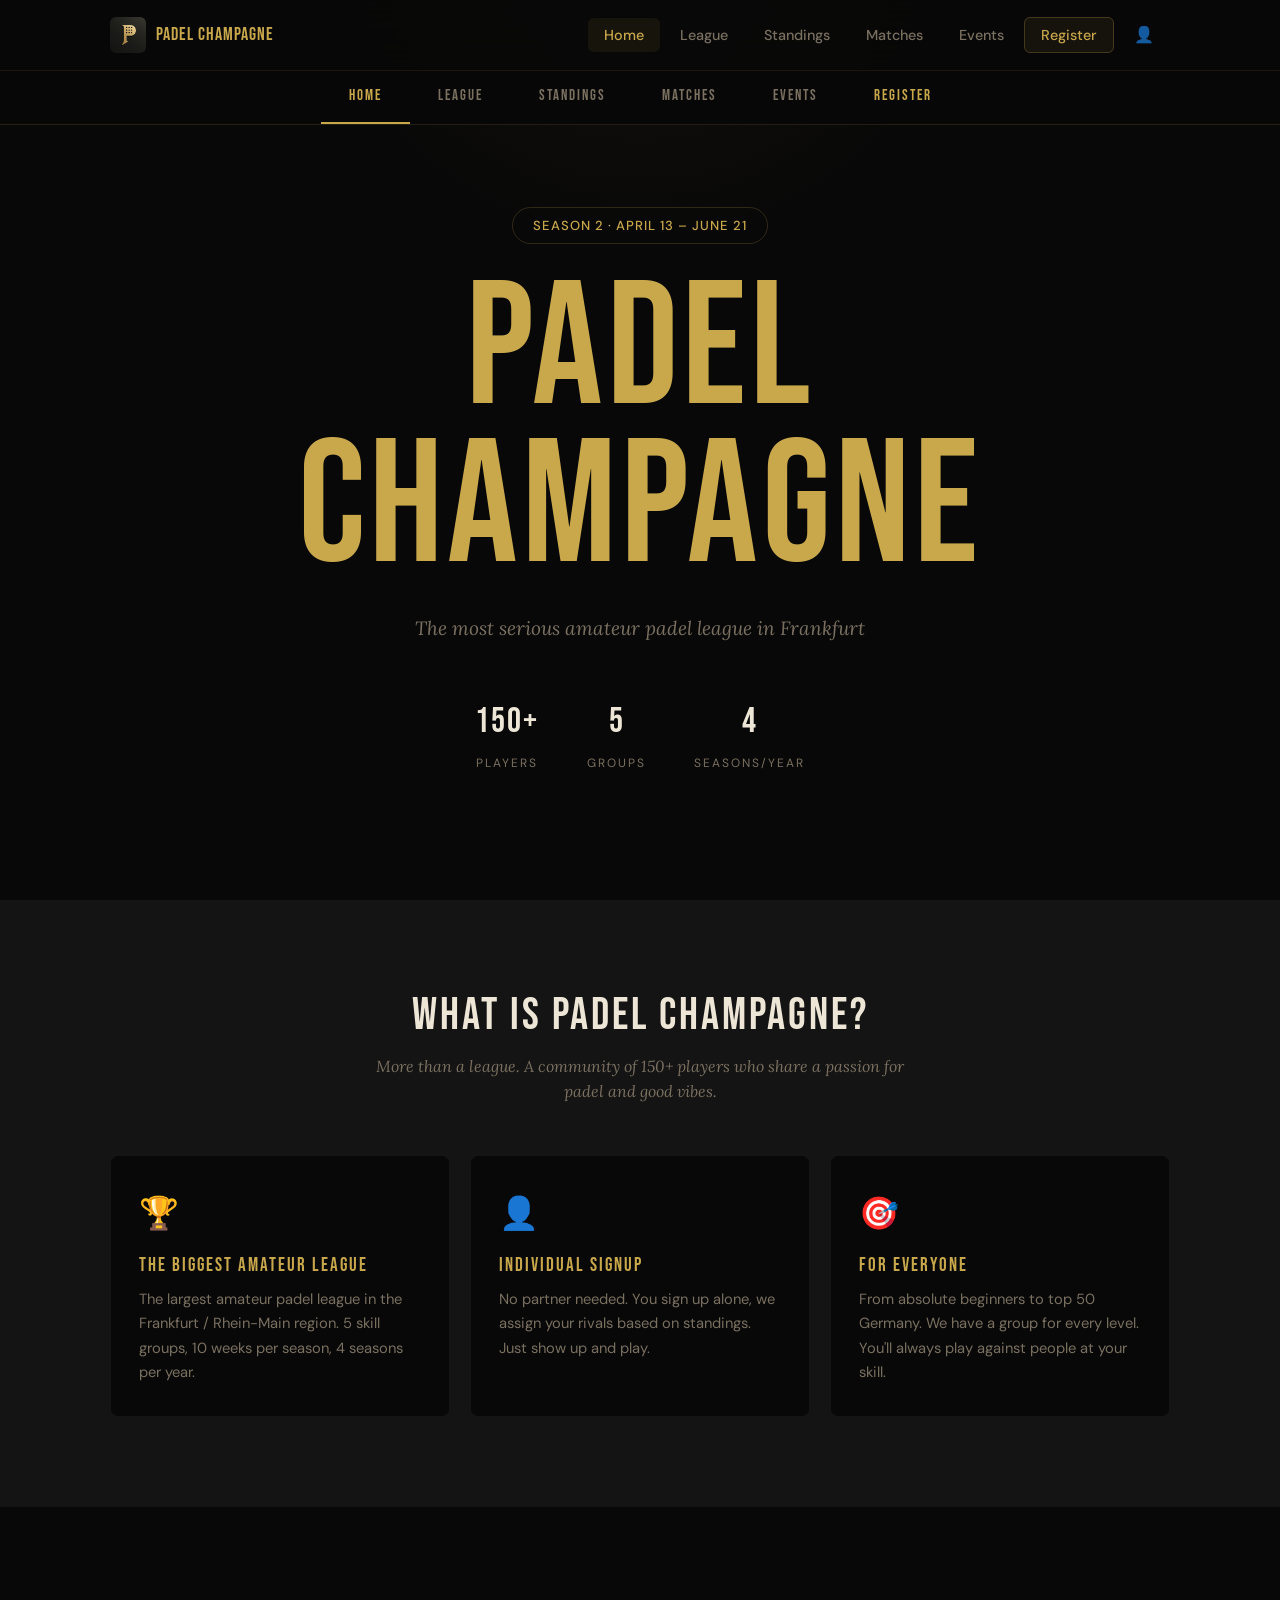
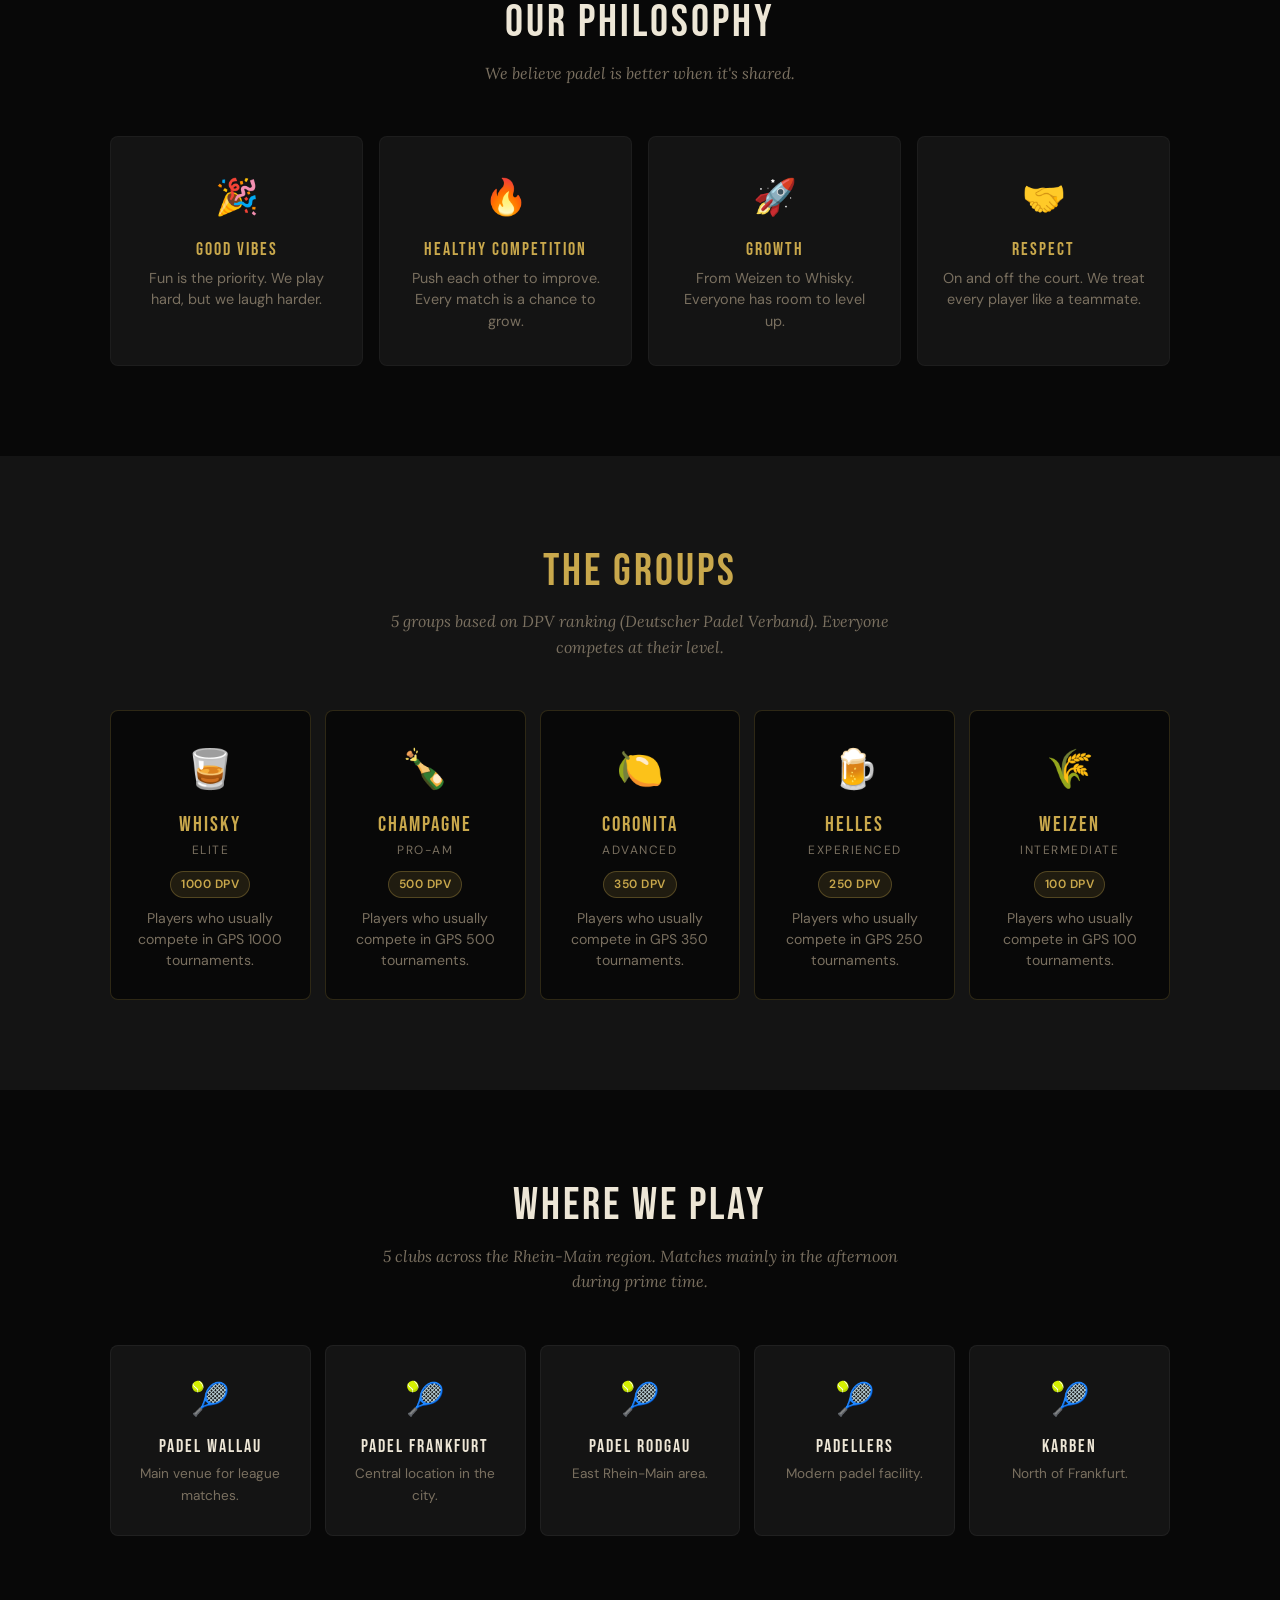
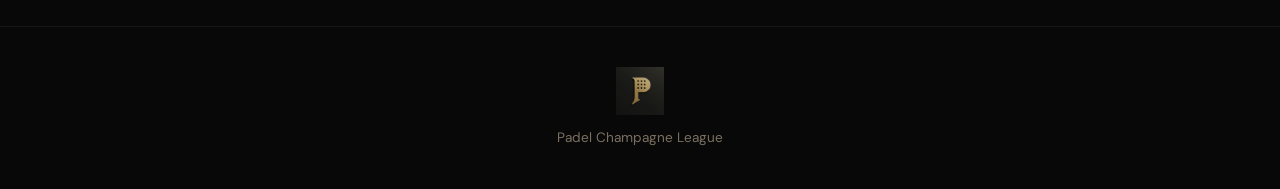
<file: index.html>
<!DOCTYPE html>
<html lang="en">
<head>
  <meta charset="UTF-8">
  <meta name="viewport" content="width=device-width, initial-scale=1.0">
  <title>Padel Champagne — Amateur Padel League Frankfurt</title>
  <meta name="description" content="The most serious amateur padel league in Frankfurt. 150+ players, 5 skill groups, 4 seasons per year.">
  <link rel="preconnect" href="https://fonts.googleapis.com">
  <link rel="preconnect" href="https://fonts.gstatic.com" crossorigin>
  <link href="https://fonts.googleapis.com/css2?family=Bebas+Neue&family=DM+Sans:wght@400;500;600&family=Lora:ital@1&display=swap" rel="stylesheet">
  <link rel="stylesheet" href="css/styles.css">
  <!-- Google Analytics -->
  <script async src="https://www.googletagmanager.com/gtag/js?id=G-DED6T6CSLQ"></script>
  <script>
    window.dataLayer = window.dataLayer || [];
    function gtag(){dataLayer.push(arguments);}
    gtag('js', new Date());
    gtag('config', 'G-DED6T6CSLQ');
  </script>
</head>
<body>

  <!-- ========== NAVBAR ========== -->
  <nav class="navbar" id="navbar">
    <div class="navbar-container">
      <a href="index.html" class="navbar-logo">
        <img src="assets/logo.png" alt="Padel Champagne" class="navbar-logo-img">
        <span>PADEL CHAMPAGNE</span>
      </a>
      <button class="navbar-toggle" id="navbarToggle" aria-label="Toggle menu">
        <span></span>
        <span></span>
        <span></span>
      </button>
      <ul class="navbar-menu" id="navbarMenu">
        <li><a href="index.html" class="navbar-link active">Home</a></li>
        <li><a href="league.html" class="navbar-link">League</a></li>
        <li><a href="standings.html" class="navbar-link">Standings</a></li>
        <li><a href="matches.html"   class="navbar-link">Matches</a></li>
        <li><a href="events.html"    class="navbar-link">Events</a></li>
        <li><a href="register.html" class="navbar-link navbar-link-cta">Register</a></li>
        <li><a href="profile.html"  class="navbar-link navbar-link-profile">👤</a></li>
      </ul>
    </div>
  </nav>
  <!-- ========== PAGE TABS ========== -->
  <div class="page-tabs">
    <a href="index.html"     class="page-tab active">Home</a>
    <a href="league.html"    class="page-tab">League</a>
    <a href="standings.html" class="page-tab">Standings</a>
    <a href="matches.html"   class="page-tab">Matches</a>
    <a href="events.html"    class="page-tab">Events</a>
    <a href="register.html"  class="page-tab page-tab-cta">Register</a>
  </div>

  <!-- ========== HERO ========== -->
  <section class="hero" id="hero">
    <div class="container">
      <div class="hero-badge">Season 2 &middot; April 13 &ndash; June 21</div>
      <h1 class="hero-title">PADEL<br>CHAMPAGNE</h1>
      <p class="hero-subtitle">The most serious amateur padel league in Frankfurt</p>
      <div class="hero-stats">
        <div class="hero-stat">
          <span class="hero-stat-number">150+</span>
          <span class="hero-stat-label">Players</span>
        </div>
        <div class="hero-stat">
          <span class="hero-stat-number">5</span>
          <span class="hero-stat-label">Groups</span>
        </div>
        <div class="hero-stat">
          <span class="hero-stat-number">4</span>
          <span class="hero-stat-label">Seasons/year</span>
        </div>
      </div>
    </div>
  </section>

  <!-- ========== ABOUT ========== -->
  <section class="section about" id="about">
    <div class="container">
      <h2 class="section-title fade-in">What is Padel Champagne?</h2>
      <p class="section-subtitle fade-in">More than a league. A community of 150+ players who share a passion for padel and good vibes.</p>
      <div class="about-grid">
        <div class="about-card fade-in">
          <span class="about-icon">&#127942;</span>
          <h3>The biggest amateur league</h3>
          <p>The largest amateur padel league in the Frankfurt / Rhein-Main region. 5 skill groups, 10 weeks per season, 4 seasons per year.</p>
        </div>
        <div class="about-card fade-in">
          <span class="about-icon">&#128100;</span>
          <h3>Individual signup</h3>
          <p>No partner needed. You sign up alone, we assign your rivals based on standings. Just show up and play.</p>
        </div>
        <div class="about-card fade-in">
          <span class="about-icon">&#127919;</span>
          <h3>For everyone</h3>
          <p>From absolute beginners to top 50 Germany. We have a group for every level. You'll always play against people at your skill.</p>
        </div>
      </div>
    </div>
  </section>

  <!-- ========== PHILOSOPHY ========== -->
  <section class="section philosophy" id="philosophy">
    <div class="container">
      <h2 class="section-title fade-in">Our philosophy</h2>
      <p class="section-subtitle fade-in">We believe padel is better when it's shared.</p>
      <div class="culture-grid">
        <div class="culture-card fade-in">
          <span class="culture-emoji">&#127881;</span>
          <h3>Good vibes</h3>
          <p>Fun is the priority. We play hard, but we laugh harder.</p>
        </div>
        <div class="culture-card fade-in">
          <span class="culture-emoji">&#128293;</span>
          <h3>Healthy competition</h3>
          <p>Push each other to improve. Every match is a chance to grow.</p>
        </div>
        <div class="culture-card fade-in">
          <span class="culture-emoji">&#128640;</span>
          <h3>Growth</h3>
          <p>From Weizen to Whisky. Everyone has room to level up.</p>
        </div>
        <div class="culture-card fade-in">
          <span class="culture-emoji">&#129309;</span>
          <h3>Respect</h3>
          <p>On and off the court. We treat every player like a teammate.</p>
        </div>
      </div>
    </div>
  </section>

  <!-- ========== GROUPS ========== -->
  <section class="section groups" id="groups">
    <div class="container">
      <h2 class="section-title section-title--gold fade-in">The Groups</h2>
      <p class="section-subtitle fade-in">5 groups based on DPV ranking (Deutscher Padel Verband). Everyone competes at their level.</p>
      <div class="groups-grid">
        <div class="group-card fade-in">
          <span class="group-emoji">&#129347;</span>
          <h3 class="group-name">Whisky</h3>
          <p class="group-level">Elite</p>
          <p class="group-ranking">1000 DPV</p>
          <p class="group-desc">Players who usually compete in GPS 1000 tournaments.</p>
        </div>
        <div class="group-card fade-in">
          <span class="group-emoji">&#127870;</span>
          <h3 class="group-name">Champagne</h3>
          <p class="group-level">Pro-Am</p>
          <p class="group-ranking">500 DPV</p>
          <p class="group-desc">Players who usually compete in GPS 500 tournaments.</p>
        </div>
        <div class="group-card fade-in">
          <span class="group-emoji">&#127819;</span>
          <h3 class="group-name">Coronita</h3>
          <p class="group-level">Advanced</p>
          <p class="group-ranking">350 DPV</p>
          <p class="group-desc">Players who usually compete in GPS 350 tournaments.</p>
        </div>
        <div class="group-card fade-in">
          <span class="group-emoji">&#127866;</span>
          <h3 class="group-name">Helles</h3>
          <p class="group-level">Experienced</p>
          <p class="group-ranking">250 DPV</p>
          <p class="group-desc">Players who usually compete in GPS 250 tournaments.</p>
        </div>
        <div class="group-card fade-in">
          <span class="group-emoji">&#127806;</span>
          <h3 class="group-name">Weizen</h3>
          <p class="group-level">Intermediate</p>
          <p class="group-ranking">100 DPV</p>
          <p class="group-desc">Players who usually compete in GPS 100 tournaments.</p>
        </div>
      </div>
    </div>
  </section>

  <!-- ========== WHERE WE PLAY ========== -->
  <section class="section venues" id="venues">
    <div class="container">
      <h2 class="section-title fade-in">Where we play</h2>
      <p class="section-subtitle fade-in">5 clubs across the Rhein-Main region. Matches mainly in the afternoon during prime time.</p>
      <div class="venues-grid">
        <div class="venue-card fade-in">
          <span class="venue-icon">&#127934;</span>
          <h3>Padel Wallau</h3>
          <p>Main venue for league matches.</p>
        </div>
        <div class="venue-card fade-in">
          <span class="venue-icon">&#127934;</span>
          <h3>Padel Frankfurt</h3>
          <p>Central location in the city.</p>
        </div>
        <div class="venue-card fade-in">
          <span class="venue-icon">&#127934;</span>
          <h3>Padel Rodgau</h3>
          <p>East Rhein-Main area.</p>
        </div>
        <div class="venue-card fade-in">
          <span class="venue-icon">&#127934;</span>
          <h3>Padellers</h3>
          <p>Modern padel facility.</p>
        </div>
        <div class="venue-card fade-in">
          <span class="venue-icon">&#127934;</span>
          <h3>Karben</h3>
          <p>North of Frankfurt.</p>
        </div>
      </div>
    </div>
  </section>

  <!-- ========== FOOTER ========== -->
  <footer class="footer">
    <div class="container">
      <div class="footer-content">
        <img src="assets/logo.png" alt="Padel Champagne" class="footer-logo">
        <p>Padel Champagne League</p>
      </div>
    </div>
  </footer>

  <script src="js/main.js"></script>
</body>
</html>
</file>
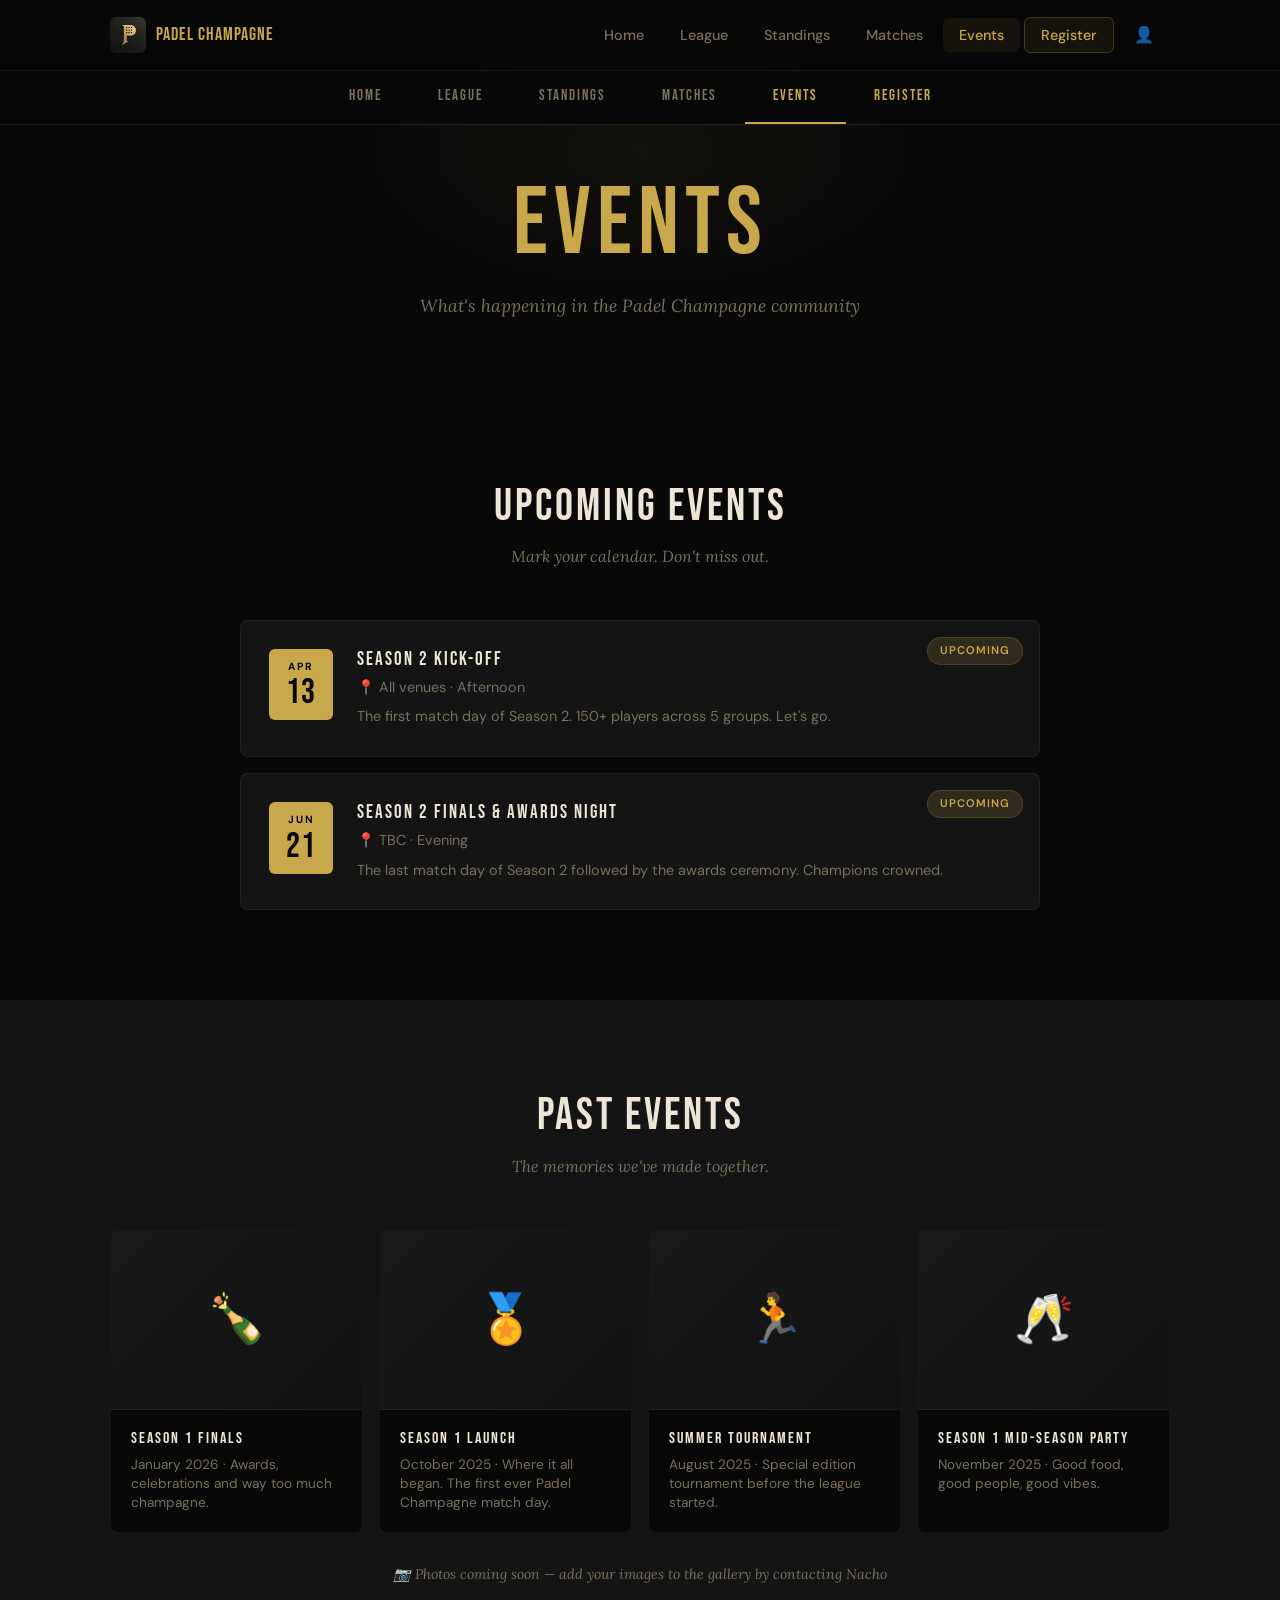
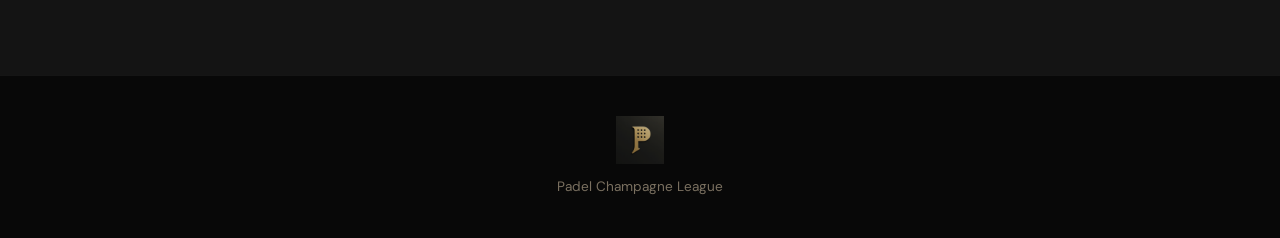
<file: events.html>
<!DOCTYPE html>
<html lang="en">
<head>
  <meta charset="UTF-8">
  <meta name="viewport" content="width=device-width, initial-scale=1.0">
  <title>Events — Padel Champagne</title>
  <meta name="description" content="Upcoming and past events from the Padel Champagne league in Frankfurt.">
  <link rel="preconnect" href="https://fonts.googleapis.com">
  <link rel="preconnect" href="https://fonts.gstatic.com" crossorigin>
  <link href="https://fonts.googleapis.com/css2?family=Bebas+Neue&family=DM+Sans:wght@400;500;600&family=Lora:ital@1&display=swap" rel="stylesheet">
  <link rel="stylesheet" href="css/styles.css">
  <!-- Google Analytics -->
  <script async src="https://www.googletagmanager.com/gtag/js?id=G-DED6T6CSLQ"></script>
  <script>
    window.dataLayer = window.dataLayer || [];
    function gtag(){dataLayer.push(arguments);}
    gtag('js', new Date());
    gtag('config', 'G-DED6T6CSLQ');
  </script>
</head>
<body>

  <!-- ========== NAVBAR ========== -->
  <nav class="navbar" id="navbar">
    <div class="navbar-container">
      <a href="index.html" class="navbar-logo">
        <img src="assets/logo.png" alt="Padel Champagne" class="navbar-logo-img">
        <span>PADEL CHAMPAGNE</span>
      </a>
      <button class="navbar-toggle" id="navbarToggle" aria-label="Toggle menu">
        <span></span>
        <span></span>
        <span></span>
      </button>
      <ul class="navbar-menu" id="navbarMenu">
        <li><a href="index.html" class="navbar-link">Home</a></li>
        <li><a href="league.html" class="navbar-link">League</a></li>
        <li><a href="standings.html" class="navbar-link">Standings</a></li>
        <li><a href="matches.html"   class="navbar-link">Matches</a></li>
        <li><a href="events.html"    class="navbar-link active">Events</a></li>
        <li><a href="register.html" class="navbar-link navbar-link-cta">Register</a></li>
        <li><a href="profile.html"  class="navbar-link navbar-link-profile">👤</a></li>
      </ul>
    </div>
  </nav>
  <!-- ========== PAGE TABS ========== -->
  <div class="page-tabs">
    <a href="index.html"     class="page-tab">Home</a>
    <a href="league.html"    class="page-tab">League</a>
    <a href="standings.html" class="page-tab">Standings</a>
    <a href="matches.html"   class="page-tab">Matches</a>
    <a href="events.html"    class="page-tab active">Events</a>
    <a href="register.html"  class="page-tab page-tab-cta">Register</a>
  </div>

  <!-- ========== PAGE HERO ========== -->
  <section class="page-hero">
    <div class="container">
      <h1 class="page-hero-title">EVENTS</h1>
      <p class="page-hero-subtitle">What's happening in the Padel Champagne community</p>
    </div>
  </section>

  <!-- ========== UPCOMING EVENTS ========== -->
  <section class="section" id="upcoming">
    <div class="container">
      <h2 class="section-title fade-in">Upcoming events</h2>
      <p class="section-subtitle fade-in">Mark your calendar. Don't miss out.</p>
      <div class="events-upcoming-grid">

        <div class="event-upcoming-card fade-in">
          <div class="event-date-block">
            <span class="event-date-month">APR</span>
            <span class="event-date-day">13</span>
          </div>
          <div class="event-info">
            <h3>Season 2 Kick-off</h3>
            <p class="event-location">&#128205; All venues &middot; Afternoon</p>
            <p>The first match day of Season 2. 150+ players across 5 groups. Let's go.</p>
          </div>
          <span class="event-badge event-badge--upcoming">Upcoming</span>
        </div>

        <div class="event-upcoming-card fade-in">
          <div class="event-date-block">
            <span class="event-date-month">JUN</span>
            <span class="event-date-day">21</span>
          </div>
          <div class="event-info">
            <h3>Season 2 Finals &amp; Awards Night</h3>
            <p class="event-location">&#128205; TBC &middot; Evening</p>
            <p>The last match day of Season 2 followed by the awards ceremony. Champions crowned.</p>
          </div>
          <span class="event-badge event-badge--upcoming">Upcoming</span>
        </div>

      </div>
    </div>
  </section>

  <!-- ========== PAST EVENTS ========== -->
  <section class="section past-events-section" id="past">
    <div class="container">
      <h2 class="section-title fade-in">Past events</h2>
      <p class="section-subtitle fade-in">The memories we've made together.</p>
      <div class="gallery-grid">

        <div class="gallery-card fade-in">
          <div class="gallery-placeholder">
            <span>&#127870;</span>
          </div>
          <div class="gallery-info">
            <h3>Season 1 Finals</h3>
            <p>January 2026 &middot; Awards, celebrations and way too much champagne.</p>
          </div>
        </div>

        <div class="gallery-card fade-in">
          <div class="gallery-placeholder">
            <span>&#127941;</span>
          </div>
          <div class="gallery-info">
            <h3>Season 1 Launch</h3>
            <p>October 2025 &middot; Where it all began. The first ever Padel Champagne match day.</p>
          </div>
        </div>

        <div class="gallery-card fade-in">
          <div class="gallery-placeholder">
            <span>&#127939;</span>
          </div>
          <div class="gallery-info">
            <h3>Summer Tournament</h3>
            <p>August 2025 &middot; Special edition tournament before the league started.</p>
          </div>
        </div>

        <div class="gallery-card fade-in">
          <div class="gallery-placeholder">
            <span>&#129346;</span>
          </div>
          <div class="gallery-info">
            <h3>Season 1 Mid-season party</h3>
            <p>November 2025 &middot; Good food, good people, good vibes.</p>
          </div>
        </div>

      </div>
      <p class="gallery-note fade-in">&#128247; Photos coming soon &mdash; add your images to the gallery by contacting Nacho</p>
    </div>
  </section>

  <!-- ========== FOOTER ========== -->
  <footer class="footer">
    <div class="container">
      <div class="footer-content">
        <img src="assets/logo.png" alt="Padel Champagne" class="footer-logo">
        <p>Padel Champagne League</p>
      </div>
    </div>
  </footer>

  <script src="js/main.js"></script>
</body>
</html>
</file>
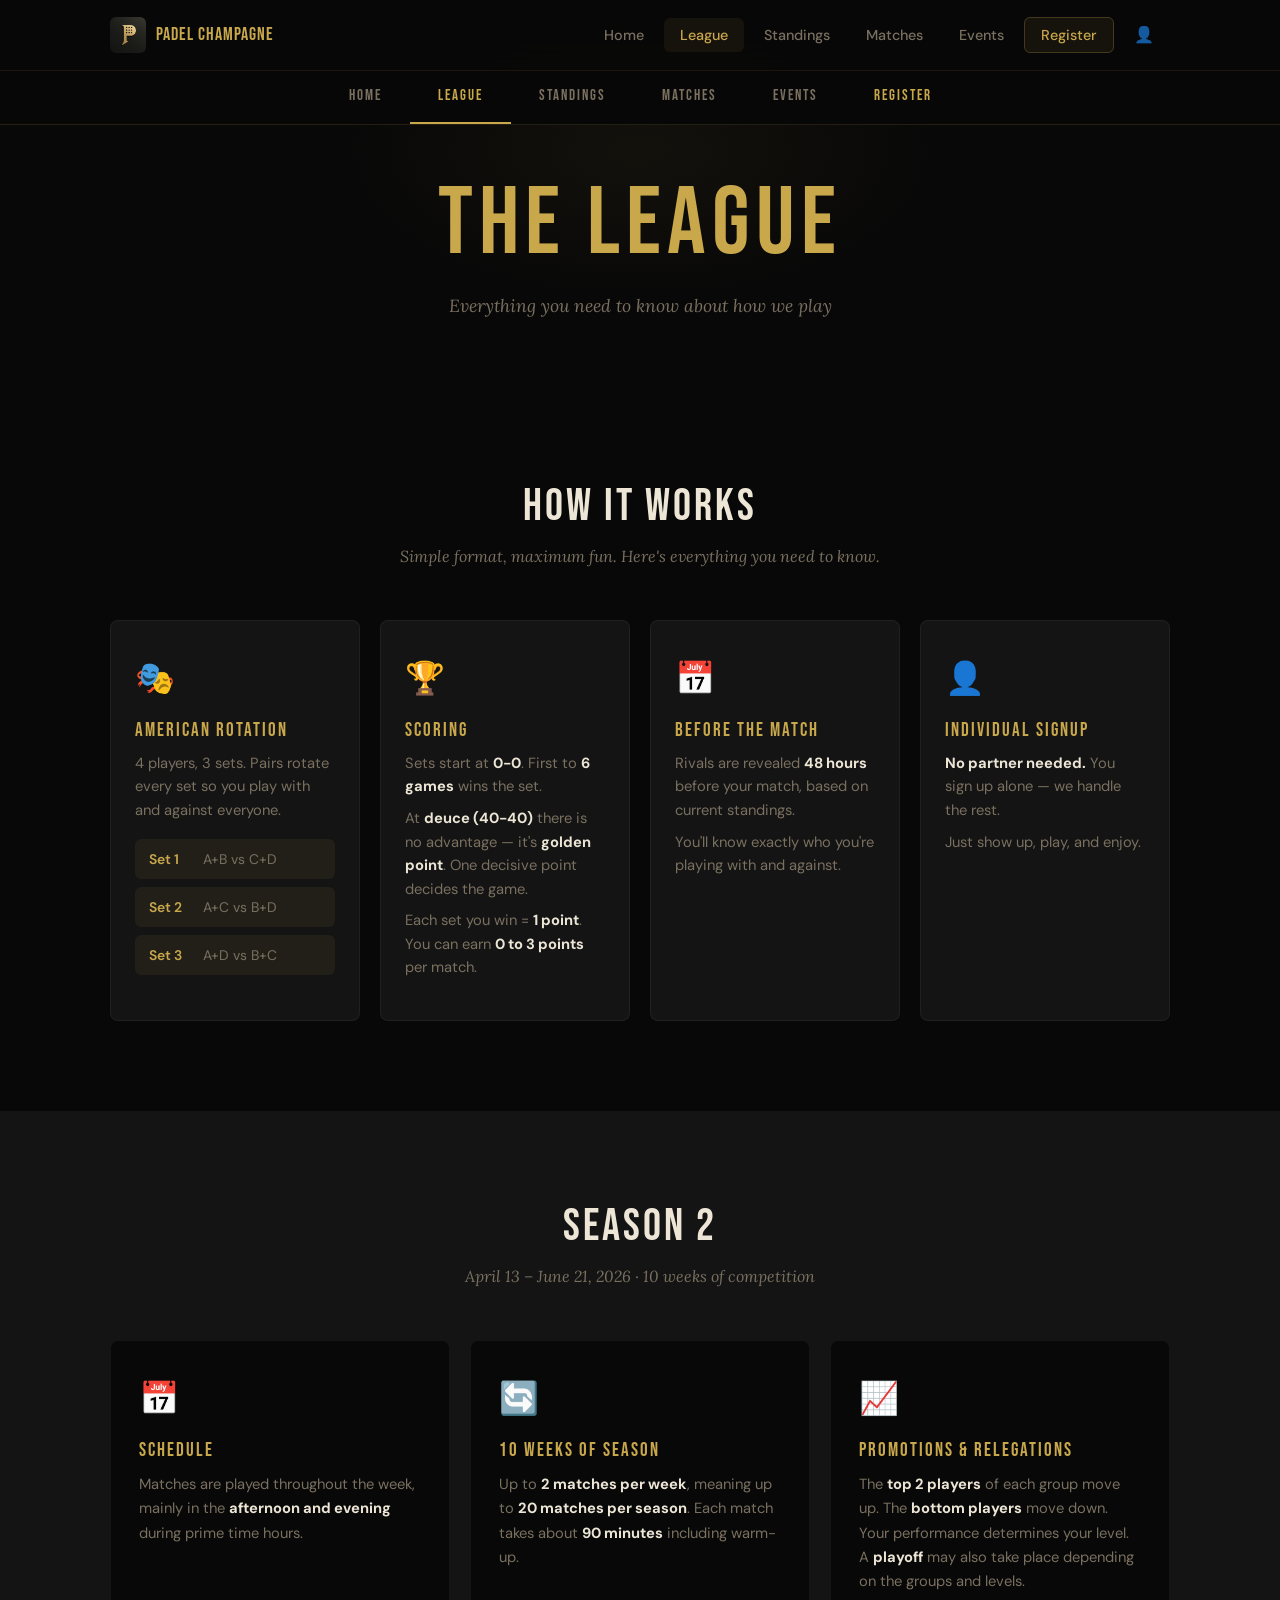
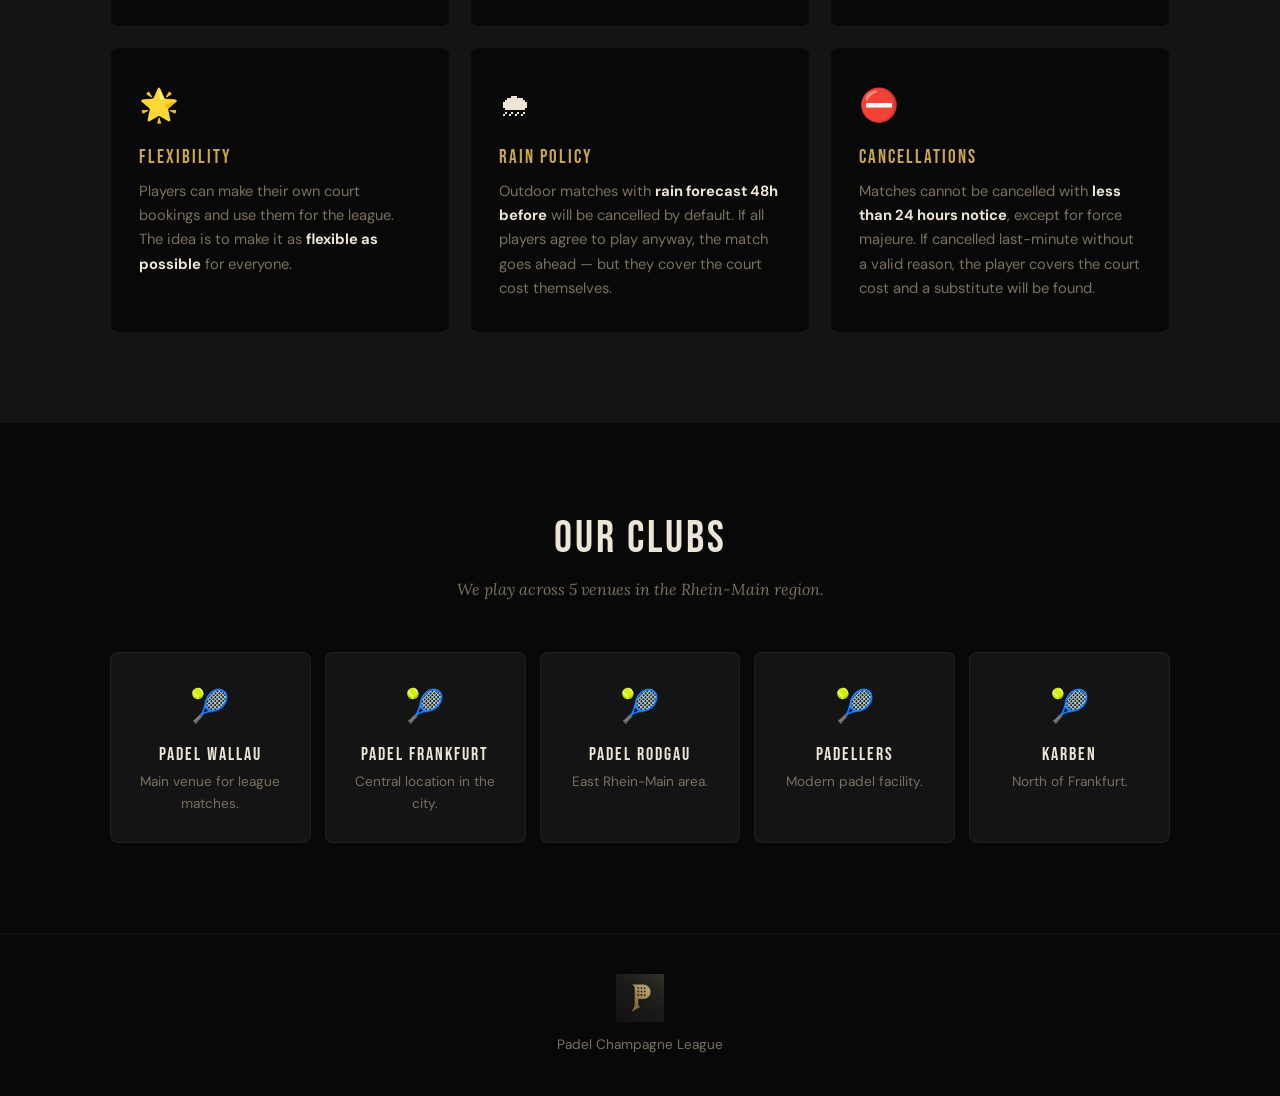
<file: league.html>
<!DOCTYPE html>
<html lang="en">
<head>
  <meta charset="UTF-8">
  <meta name="viewport" content="width=device-width, initial-scale=1.0">
  <title>The League — Padel Champagne</title>
  <meta name="description" content="How the Padel Champagne league works. American rotation format, scoring system, match schedule and venues.">
  <link rel="preconnect" href="https://fonts.googleapis.com">
  <link rel="preconnect" href="https://fonts.gstatic.com" crossorigin>
  <link href="https://fonts.googleapis.com/css2?family=Bebas+Neue&family=DM+Sans:wght@400;500;600&family=Lora:ital@1&display=swap" rel="stylesheet">
  <link rel="stylesheet" href="css/styles.css">
  <!-- Google Analytics -->
  <script async src="https://www.googletagmanager.com/gtag/js?id=G-DED6T6CSLQ"></script>
  <script>
    window.dataLayer = window.dataLayer || [];
    function gtag(){dataLayer.push(arguments);}
    gtag('js', new Date());
    gtag('config', 'G-DED6T6CSLQ');
  </script>
</head>
<body>

  <!-- ========== NAVBAR ========== -->
  <nav class="navbar" id="navbar">
    <div class="navbar-container">
      <a href="index.html" class="navbar-logo">
        <img src="assets/logo.png" alt="Padel Champagne" class="navbar-logo-img">
        <span>PADEL CHAMPAGNE</span>
      </a>
      <button class="navbar-toggle" id="navbarToggle" aria-label="Toggle menu">
        <span></span>
        <span></span>
        <span></span>
      </button>
      <ul class="navbar-menu" id="navbarMenu">
        <li><a href="index.html" class="navbar-link">Home</a></li>
        <li><a href="league.html" class="navbar-link active">League</a></li>
        <li><a href="standings.html" class="navbar-link">Standings</a></li>
        <li><a href="matches.html"   class="navbar-link">Matches</a></li>
        <li><a href="events.html"    class="navbar-link">Events</a></li>
        <li><a href="register.html" class="navbar-link navbar-link-cta">Register</a></li>
        <li><a href="profile.html"  class="navbar-link navbar-link-profile">👤</a></li>
      </ul>
    </div>
  </nav>
  <!-- ========== PAGE TABS ========== -->
  <div class="page-tabs">
    <a href="index.html"     class="page-tab">Home</a>
    <a href="league.html"    class="page-tab active">League</a>
    <a href="standings.html" class="page-tab">Standings</a>
    <a href="matches.html"   class="page-tab">Matches</a>
    <a href="events.html"    class="page-tab">Events</a>
    <a href="register.html"  class="page-tab page-tab-cta">Register</a>
  </div>

  <!-- ========== PAGE HERO ========== -->
  <section class="page-hero">
    <div class="container">
      <h1 class="page-hero-title">THE LEAGUE</h1>
      <p class="page-hero-subtitle">Everything you need to know about how we play</p>
    </div>
  </section>

  <!-- ========== HOW IT WORKS ========== -->
  <section class="section" id="how-it-works">
    <div class="container">
      <h2 class="section-title fade-in">How it works</h2>
      <p class="section-subtitle fade-in">Simple format, maximum fun. Here's everything you need to know.</p>
      <div class="hiw-grid">
        <div class="hiw-card fade-in">
          <span class="hiw-icon">&#127917;</span>
          <h3>American Rotation</h3>
          <p>4 players, 3 sets. Pairs rotate every set so you play with and against everyone.</p>
          <div class="hiw-rotation">
            <div class="hiw-rotation-set">
              <span class="hiw-set-label">Set 1</span>
              <span>A+B vs C+D</span>
            </div>
            <div class="hiw-rotation-set">
              <span class="hiw-set-label">Set 2</span>
              <span>A+C vs B+D</span>
            </div>
            <div class="hiw-rotation-set">
              <span class="hiw-set-label">Set 3</span>
              <span>A+D vs B+C</span>
            </div>
          </div>
        </div>
        <div class="hiw-card fade-in">
          <span class="hiw-icon">&#127942;</span>
          <h3>Scoring</h3>
          <p>Sets start at <strong>0-0</strong>. First to <strong>6 games</strong> wins the set.</p>
          <p>At <strong>deuce (40-40)</strong> there is no advantage &mdash; it's <strong>golden point</strong>. One decisive point decides the game.</p>
          <p>Each set you win = <strong>1 point</strong>. You can earn <strong>0 to 3 points</strong> per match.</p>
        </div>
        <div class="hiw-card fade-in">
          <span class="hiw-icon">&#128197;</span>
          <h3>Before the match</h3>
          <p>Rivals are revealed <strong>48 hours</strong> before your match, based on current standings.</p>
          <p>You'll know exactly who you're playing with and against.</p>
        </div>
        <div class="hiw-card fade-in">
          <span class="hiw-icon">&#128100;</span>
          <h3>Individual signup</h3>
          <p><strong>No partner needed.</strong> You sign up alone &mdash; we handle the rest.</p>
          <p>Just show up, play, and enjoy.</p>
        </div>
      </div>
    </div>
  </section>

  <!-- ========== SEASON INFO ========== -->
  <section class="section season-info" id="season">
    <div class="container">
      <h2 class="section-title fade-in">Season 2</h2>
      <p class="section-subtitle fade-in">April 13 &ndash; June 21, 2026 &middot; 10 weeks of competition</p>
      <div class="season-grid">
        <div class="season-card fade-in">
          <span class="season-icon">&#128197;</span>
          <h3>Schedule</h3>
          <p>Matches are played throughout the week, mainly in the <strong>afternoon and evening</strong> during prime time hours.</p>
        </div>
        <div class="season-card fade-in">
          <span class="season-icon">&#128260;</span>
          <h3>10 weeks of season</h3>
          <p>Up to <strong>2 matches per week</strong>, meaning up to <strong>20 matches per season</strong>. Each match takes about <strong>90 minutes</strong> including warm-up.</p>
        </div>
        <div class="season-card fade-in">
          <span class="season-icon">&#128200;</span>
          <h3>Promotions &amp; relegations</h3>
          <p>The <strong>top 2 players</strong> of each group move up. The <strong>bottom players</strong> move down. Your performance determines your level.</p>
          <p>A <strong>playoff</strong> may also take place depending on the groups and levels.</p>
        </div>
        <div class="season-card fade-in">
          <span class="season-icon">&#127775;</span>
          <h3>Flexibility</h3>
          <p>Players can make their own court bookings and use them for the league. The idea is to make it as <strong>flexible as possible</strong> for everyone.</p>
        </div>
        <div class="season-card fade-in">
          <span class="season-icon">&#127783;</span>
          <h3>Rain policy</h3>
          <p>Outdoor matches with <strong>rain forecast 48h before</strong> will be cancelled by default. If all players agree to play anyway, the match goes ahead &mdash; but they cover the court cost themselves.</p>
        </div>
        <div class="season-card fade-in">
          <span class="season-icon">&#9940;</span>
          <h3>Cancellations</h3>
          <p>Matches cannot be cancelled with <strong>less than 24 hours notice</strong>, except for force majeure. If cancelled last-minute without a valid reason, the player covers the court cost and a substitute will be found.</p>
        </div>
      </div>
    </div>
  </section>

  <!-- ========== CLUBS ========== -->
  <section class="section venues" id="clubs">
    <div class="container">
      <h2 class="section-title fade-in">Our clubs</h2>
      <p class="section-subtitle fade-in">We play across 5 venues in the Rhein-Main region.</p>
      <div class="venues-grid">
        <div class="venue-card fade-in">
          <span class="venue-icon">&#127934;</span>
          <h3>Padel Wallau</h3>
          <p>Main venue for league matches.</p>
        </div>
        <div class="venue-card fade-in">
          <span class="venue-icon">&#127934;</span>
          <h3>Padel Frankfurt</h3>
          <p>Central location in the city.</p>
        </div>
        <div class="venue-card fade-in">
          <span class="venue-icon">&#127934;</span>
          <h3>Padel Rodgau</h3>
          <p>East Rhein-Main area.</p>
        </div>
        <div class="venue-card fade-in">
          <span class="venue-icon">&#127934;</span>
          <h3>Padellers</h3>
          <p>Modern padel facility.</p>
        </div>
        <div class="venue-card fade-in">
          <span class="venue-icon">&#127934;</span>
          <h3>Karben</h3>
          <p>North of Frankfurt.</p>
        </div>
      </div>
    </div>
  </section>

  <!-- ========== FOOTER ========== -->
  <footer class="footer">
    <div class="container">
      <div class="footer-content">
        <img src="assets/logo.png" alt="Padel Champagne" class="footer-logo">
        <p>Padel Champagne League</p>
      </div>
    </div>
  </footer>

  <script src="js/main.js"></script>
</body>
</html>
</file>
<file: css/styles.css>
/* ============================================
   PADEL CHAMPAGNE — Styles
   Dark, elegant, mobile-first
   ============================================ */

/* ---------- Reset & Base ---------- */
*, *::before, *::after {
  margin: 0;
  padding: 0;
  box-sizing: border-box;
}

:root {
  --gold: #C9A84C;
  --gold-light: rgba(201, 168, 76, 0.2);
  --gold-glow: rgba(201, 168, 76, 0.35);
  --bg-dark: #080808;
  --bg-card: #141414;
  --bg-card-hover: #1A1A1A;
  --white: #EDE6D6;
  --white-muted: #7A7060;
  --radius: 8px;
  --transition: 0.25s ease;
}

html {
  scroll-behavior: smooth;
  scroll-padding-top: 120px;
}

body {
  font-family: 'DM Sans', sans-serif;
  background-color: var(--bg-dark);
  color: var(--white);
  line-height: 1.6;
  -webkit-font-smoothing: antialiased;
}

h1, h2, h3, h4 {
  font-family: 'Bebas Neue', sans-serif;
  font-weight: 400;
  line-height: 1.15;
  letter-spacing: 2px;
}

a {
  color: var(--gold);
  text-decoration: none;
  transition: color var(--transition);
}

a:hover {
  color: var(--white);
}

img {
  max-width: 100%;
  display: block;
}

.container {
  max-width: 1100px;
  margin: 0 auto;
  padding: 0 20px;
}

/* ---------- Page Tabs (visible nav below navbar) ---------- */
.page-tabs {
  position: fixed;
  top: 70px;
  left: 0;
  right: 0;
  z-index: 999;
  background: rgba(8, 8, 8, 0.97);
  border-bottom: 1px solid rgba(201, 168, 76, 0.15);
  display: flex;
  justify-content: center;
  gap: 0;
  overflow-x: auto;
  -webkit-overflow-scrolling: touch;
}

.page-tab {
  padding: 14px 28px;
  font-family: 'Bebas Neue', sans-serif;
  font-size: 0.95rem;
  letter-spacing: 2px;
  color: var(--white-muted);
  text-decoration: none;
  border-bottom: 2px solid transparent;
  transition: all var(--transition);
  white-space: nowrap;
}

.page-tab:hover {
  color: var(--white);
  border-bottom-color: rgba(201, 168, 76, 0.4);
}

.page-tab.active {
  color: var(--gold);
  border-bottom-color: var(--gold);
}

/* ---------- Navbar ---------- */
.navbar {
  position: fixed;
  top: 0;
  left: 0;
  right: 0;
  z-index: 1000;
  background: rgba(8, 8, 8, 0.9);
  backdrop-filter: blur(20px);
  -webkit-backdrop-filter: blur(20px);
  border-bottom: 1px solid rgba(201, 168, 76, 0.1);
  transition: background var(--transition);
}

.navbar-container {
  max-width: 1100px;
  margin: 0 auto;
  padding: 0 20px;
  display: flex;
  align-items: center;
  justify-content: space-between;
  height: 70px;
}

.navbar-logo {
  display: flex;
  align-items: center;
  gap: 10px;
  font-family: 'Bebas Neue', sans-serif;
  font-size: 1.15rem;
  color: var(--gold);
  letter-spacing: 1px;
}

.navbar-logo:hover {
  color: var(--gold);
}

.navbar-logo-img {
  width: 36px;
  height: 36px;
  object-fit: contain;
  mix-blend-mode: screen;
  border-radius: 6px;
}

.navbar-menu {
  display: flex;
  align-items: center;
  gap: 4px;
  list-style: none;
}

.navbar-link {
  color: var(--white-muted);
  font-size: 0.9rem;
  font-weight: 500;
  padding: 8px 16px;
  border-radius: 6px;
  transition: all var(--transition);
  font-family: 'DM Sans', sans-serif;
}

.navbar-link:hover {
  color: var(--white);
  background: rgba(255, 255, 255, 0.05);
}

.navbar-link.active {
  color: var(--gold);
  background: rgba(201, 168, 76, 0.08);
}

/* Hamburger */
.navbar-toggle {
  display: none;
  flex-direction: column;
  justify-content: center;
  gap: 5px;
  background: none;
  border: none;
  cursor: pointer;
  padding: 8px;
  z-index: 1001;
}

.navbar-toggle span {
  display: block;
  width: 24px;
  height: 2px;
  background: var(--white);
  border-radius: 2px;
  transition: all var(--transition);
}

.navbar-toggle.active span:nth-child(1) {
  transform: rotate(45deg) translate(5px, 5px);
}

.navbar-toggle.active span:nth-child(2) {
  opacity: 0;
}

.navbar-toggle.active span:nth-child(3) {
  transform: rotate(-45deg) translate(5px, -5px);
}

/* ---------- Home Hero ---------- */
.hero {
  min-height: 100vh;
  display: flex;
  align-items: center;
  justify-content: center;
  text-align: center;
  padding: 160px 20px 80px;
  background: var(--bg-dark);
  position: relative;
  overflow: hidden;
}

.hero::before {
  content: '';
  position: absolute;
  top: -50%;
  left: 50%;
  transform: translateX(-50%);
  width: 700px;
  height: 700px;
  background: radial-gradient(circle, rgba(201, 168, 76, 0.07) 0%, transparent 70%);
  pointer-events: none;
}

.hero-badge {
  display: inline-block;
  padding: 7px 20px;
  border: 1px solid var(--gold-light);
  border-radius: 50px;
  font-size: 0.82rem;
  font-weight: 500;
  color: var(--gold);
  margin-bottom: 28px;
  letter-spacing: 1px;
  text-transform: uppercase;
  font-family: 'DM Sans', sans-serif;
}

.hero-title {
  font-family: 'Bebas Neue', sans-serif;
  font-weight: 400;
  font-size: clamp(4.5rem, 16vw, 11rem);
  letter-spacing: 4px;
  line-height: 0.9;
  margin-bottom: 24px;
  color: var(--gold);
}

.hero-subtitle {
  font-family: 'Lora', serif;
  font-style: italic;
  font-size: clamp(1rem, 2.5vw, 1.2rem);
  color: var(--white-muted);
  margin-bottom: 50px;
  max-width: 480px;
  margin-left: auto;
  margin-right: auto;
}

.hero-stats {
  display: flex;
  justify-content: center;
  gap: 48px;
}

.hero-stat {
  display: flex;
  flex-direction: column;
  align-items: center;
  gap: 4px;
}

.hero-stat-number {
  font-family: 'Bebas Neue', sans-serif;
  font-size: 2.2rem;
  color: var(--white);
  letter-spacing: 2px;
}

.hero-stat-label {
  font-size: 0.75rem;
  color: var(--white-muted);
  text-transform: uppercase;
  letter-spacing: 2px;
  font-family: 'DM Sans', sans-serif;
}

/* ---------- Page Hero (inner pages) ---------- */
.page-hero {
  padding: 170px 20px 70px;
  text-align: center;
  background: var(--bg-dark);
  position: relative;
  overflow: hidden;
}

.page-hero::before {
  content: '';
  position: absolute;
  top: 0;
  left: 50%;
  transform: translateX(-50%);
  width: 600px;
  height: 300px;
  background: radial-gradient(ellipse, rgba(201, 168, 76, 0.06) 0%, transparent 70%);
  pointer-events: none;
}

.page-hero-title {
  font-family: 'Bebas Neue', sans-serif;
  font-size: clamp(3rem, 10vw, 6rem);
  letter-spacing: 6px;
  color: var(--gold);
  margin-bottom: 12px;
  position: relative;
}

.page-hero-subtitle {
  font-family: 'Lora', serif;
  font-style: italic;
  font-size: 1.1rem;
  color: var(--white-muted);
  position: relative;
}

/* ---------- Sections Common ---------- */
.section {
  padding: 90px 0;
}

.section-title {
  font-size: clamp(2rem, 4vw, 2.8rem);
  text-align: center;
  margin-bottom: 12px;
  color: var(--white);
  letter-spacing: 3px;
}

.section-title--gold {
  color: var(--gold);
}

.section-subtitle {
  text-align: center;
  color: var(--white-muted);
  font-size: 1rem;
  margin-bottom: 50px;
  max-width: 550px;
  margin-left: auto;
  margin-right: auto;
  font-family: 'Lora', serif;
  font-style: italic;
}

/* ---------- About ---------- */
.about {
  background: var(--bg-card);
}

.about-grid {
  display: grid;
  grid-template-columns: repeat(auto-fit, minmax(280px, 1fr));
  gap: 20px;
}

.about-card {
  background: var(--bg-dark);
  border: 1px solid rgba(255, 255, 255, 0.05);
  border-radius: var(--radius);
  padding: 32px 28px;
  transition: all var(--transition);
}

.about-card:hover {
  border-color: var(--gold-light);
}

.about-icon {
  font-size: 2rem;
  display: block;
  margin-bottom: 16px;
}

.about-card h3 {
  font-size: 1.2rem;
  color: var(--gold);
  margin-bottom: 10px;
}

.about-card p {
  font-size: 0.92rem;
  color: var(--white-muted);
  line-height: 1.65;
}

/* ---------- Philosophy / Culture ---------- */
.philosophy {
  background: var(--bg-dark);
}

.culture-grid {
  display: grid;
  grid-template-columns: repeat(auto-fit, minmax(220px, 1fr));
  gap: 16px;
}

.culture-card {
  background: var(--bg-card);
  border: 1px solid rgba(255, 255, 255, 0.04);
  border-radius: var(--radius);
  padding: 32px 24px;
  text-align: center;
  transition: all var(--transition);
}

.culture-card:hover {
  border-color: var(--gold-light);
  transform: translateY(-3px);
}

.culture-emoji {
  font-size: 2.2rem;
  display: block;
  margin-bottom: 14px;
}

.culture-card h3 {
  font-size: 1.1rem;
  margin-bottom: 8px;
  color: var(--gold);
}

.culture-card p {
  font-size: 0.9rem;
  color: var(--white-muted);
  line-height: 1.5;
}

/* ---------- Groups ---------- */
.groups {
  background: var(--bg-card);
}

.groups-grid {
  display: grid;
  grid-template-columns: repeat(auto-fit, minmax(190px, 1fr));
  gap: 14px;
}

.group-card {
  background: var(--bg-dark);
  border: 1px solid var(--gold-light);
  border-radius: var(--radius);
  padding: 28px 20px;
  text-align: center;
  transition: all var(--transition);
}

.group-card:hover {
  border-color: var(--gold);
  transform: translateY(-4px);
  box-shadow: 0 12px 40px rgba(201, 168, 76, 0.1);
}

.group-emoji {
  font-size: 2.4rem;
  display: block;
  margin-bottom: 12px;
}

.group-name {
  font-size: 1.3rem;
  margin-bottom: 4px;
  color: var(--gold);
}

.group-level {
  font-size: 0.75rem;
  text-transform: uppercase;
  letter-spacing: 1.5px;
  color: var(--white-muted);
  margin-bottom: 10px;
  font-family: 'DM Sans', sans-serif;
}

.group-ranking {
  display: inline-block;
  font-size: 0.75rem;
  font-family: 'DM Sans', sans-serif;
  font-weight: 600;
  color: var(--gold);
  background: rgba(201, 168, 76, 0.12);
  border: 1px solid rgba(201, 168, 76, 0.3);
  border-radius: 20px;
  padding: 3px 10px;
  margin-bottom: 10px;
  letter-spacing: 0.5px;
}

.group-desc {
  font-size: 0.88rem;
  color: var(--white-muted);
  line-height: 1.5;
  font-family: 'DM Sans', sans-serif;
}

/* ---------- Venues ---------- */
.venues {
  background: var(--bg-dark);
}

.venues-grid {
  display: grid;
  grid-template-columns: repeat(auto-fit, minmax(190px, 1fr));
  gap: 14px;
}

.venue-card {
  background: var(--bg-card);
  border: 1px solid rgba(255, 255, 255, 0.05);
  border-radius: var(--radius);
  padding: 28px 20px;
  text-align: center;
  transition: all var(--transition);
}

.venue-card:hover {
  border-color: var(--gold-light);
  transform: translateY(-3px);
}

.venue-icon {
  font-size: 2rem;
  display: block;
  margin-bottom: 12px;
}

.venue-card h3 {
  font-size: 1.1rem;
  color: var(--white);
  margin-bottom: 6px;
}

.venue-card p {
  font-size: 0.85rem;
  color: var(--white-muted);
}

/* ---------- Season info ---------- */
.season-info {
  background: var(--bg-card);
}

.season-grid {
  display: grid;
  grid-template-columns: repeat(auto-fit, minmax(280px, 1fr));
  gap: 20px;
}

.season-card {
  background: var(--bg-dark);
  border: 1px solid rgba(255, 255, 255, 0.05);
  border-radius: var(--radius);
  padding: 32px 28px;
  transition: all var(--transition);
}

.season-card:hover {
  border-color: var(--gold-light);
}

.season-icon {
  font-size: 2rem;
  display: block;
  margin-bottom: 16px;
}

.season-card h3 {
  font-size: 1.2rem;
  color: var(--gold);
  margin-bottom: 10px;
}

.season-card p {
  font-size: 0.92rem;
  color: var(--white-muted);
  line-height: 1.65;
}

.season-card strong {
  color: var(--white);
}

/* ---------- How it works ---------- */
.hiw-grid {
  display: grid;
  grid-template-columns: repeat(auto-fit, minmax(240px, 1fr));
  gap: 20px;
}

.hiw-card {
  background: var(--bg-card);
  border: 1px solid rgba(255, 255, 255, 0.05);
  border-radius: var(--radius);
  padding: 32px 24px;
  transition: all var(--transition);
}

.hiw-card:hover {
  border-color: var(--gold-light);
}

.hiw-icon {
  font-size: 2rem;
  display: block;
  margin-bottom: 16px;
}

.hiw-card h3 {
  font-size: 1.2rem;
  margin-bottom: 10px;
  color: var(--gold);
}

.hiw-card p {
  font-size: 0.92rem;
  color: var(--white-muted);
  line-height: 1.6;
  margin-bottom: 8px;
}

.hiw-card strong {
  color: var(--white);
}

.hiw-rotation {
  display: flex;
  flex-direction: column;
  gap: 8px;
  margin-top: 16px;
}

.hiw-rotation-set {
  display: flex;
  align-items: center;
  gap: 12px;
  padding: 9px 14px;
  background: rgba(201, 168, 76, 0.08);
  border-radius: 6px;
  font-size: 0.87rem;
  font-family: 'DM Sans', sans-serif;
  color: var(--white-muted);
}

.hiw-set-label {
  font-weight: 600;
  color: var(--gold);
  min-width: 42px;
}

/* ---------- Standings ---------- */
.standings-section {
  background: var(--bg-dark);
}

.standings-tabs {
  display: flex;
  justify-content: center;
  flex-wrap: wrap;
  gap: 8px;
  margin-bottom: 30px;
}

.standings-tab {
  padding: 10px 22px;
  border-radius: 50px;
  border: 1px solid rgba(255, 255, 255, 0.1);
  background: transparent;
  color: var(--white-muted);
  font-family: 'DM Sans', sans-serif;
  font-size: 0.85rem;
  font-weight: 500;
  cursor: pointer;
  transition: all var(--transition);
}

.standings-tab:hover {
  border-color: var(--gold-light);
  color: var(--white);
}

.standings-tab.active {
  background: var(--gold);
  color: var(--bg-dark);
  border-color: var(--gold);
  font-weight: 600;
}

.standings-table-wrapper {
  overflow-x: auto;
  border-radius: var(--radius);
  border: 1px solid rgba(255, 255, 255, 0.05);
}

.standings-table {
  width: 100%;
  border-collapse: collapse;
  font-size: 0.92rem;
}

.standings-table thead {
  background: rgba(201, 168, 76, 0.08);
}

.standings-table th {
  padding: 14px 18px;
  text-align: left;
  font-weight: 600;
  font-size: 0.78rem;
  text-transform: uppercase;
  letter-spacing: 1.5px;
  color: var(--gold);
  border-bottom: 1px solid rgba(255, 255, 255, 0.05);
  font-family: 'DM Sans', sans-serif;
}

.standings-table td {
  padding: 13px 18px;
  border-bottom: 1px solid rgba(255, 255, 255, 0.03);
  color: var(--white-muted);
  font-family: 'DM Sans', sans-serif;
}

.standings-table tr:hover td {
  background: rgba(201, 168, 76, 0.04);
  color: var(--white);
}

.standings-table th:first-child,
.standings-table td:first-child {
  text-align: center;
  width: 50px;
  color: var(--gold);
  font-weight: 600;
}

.standings-table td:nth-child(2) {
  color: var(--white);
  font-weight: 500;
}

/* Top 3 rank rows */
.standings-table tr.rank-1 td {
  background: rgba(201, 168, 76, 0.08);
}
.standings-table tr.rank-1 td:nth-child(2) {
  color: var(--gold);
  font-weight: 600;
}
.standings-table tr.rank-2 td {
  background: rgba(192, 192, 192, 0.05);
}
.standings-table tr.rank-2 td:nth-child(2) {
  color: #C8C8C8;
  font-weight: 600;
}
.standings-table tr.rank-3 td {
  background: rgba(176, 130, 80, 0.05);
}
.standings-table tr.rank-3 td:nth-child(2) {
  color: #B08250;
  font-weight: 600;
}


/* W / L / Rating column colours */
.standings-table td.col-wins {
  color: #6DBF7E;
  font-weight: 600;
}
.standings-table td.col-losses {
  color: #E07070;
  font-weight: 600;
}
.standings-table td.col-rating {
  color: var(--gold);
  font-weight: 700;
}

/* Loading skeleton */
.standings-loading { padding: 20px; }

.standings-skeleton {
  display: flex;
  flex-direction: column;
  gap: 12px;
}

.skeleton-row {
  height: 44px;
  background: linear-gradient(90deg, rgba(255,255,255,0.03) 25%, rgba(255,255,255,0.06) 50%, rgba(255,255,255,0.03) 75%);
  background-size: 200% 100%;
  animation: shimmer 1.5s infinite;
  border-radius: 6px;
}

@keyframes shimmer {
  0% { background-position: 200% 0; }
  100% { background-position: -200% 0; }
}

.standings-empty {
  text-align: center;
  padding: 70px 20px;
  color: var(--white-muted);
  font-size: 1rem;
}

/* ---------- Events ---------- */
.events-upcoming-grid {
  display: flex;
  flex-direction: column;
  gap: 16px;
  max-width: 800px;
  margin: 0 auto;
}

.event-upcoming-card {
  display: flex;
  align-items: flex-start;
  gap: 24px;
  background: var(--bg-card);
  border: 1px solid rgba(255, 255, 255, 0.05);
  border-radius: var(--radius);
  padding: 28px 28px;
  position: relative;
  transition: all var(--transition);
}

.event-upcoming-card:hover {
  border-color: var(--gold-light);
}

.event-date-block {
  display: flex;
  flex-direction: column;
  align-items: center;
  background: var(--gold);
  color: var(--bg-dark);
  border-radius: 6px;
  padding: 10px 16px;
  min-width: 64px;
  flex-shrink: 0;
}

.event-date-month {
  font-size: 0.65rem;
  font-weight: 700;
  letter-spacing: 2px;
  text-transform: uppercase;
  font-family: 'DM Sans', sans-serif;
}

.event-date-day {
  font-family: 'Bebas Neue', sans-serif;
  font-size: 2.2rem;
  line-height: 1;
  letter-spacing: 1px;
}

.event-info h3 {
  font-size: 1.2rem;
  color: var(--white);
  margin-bottom: 6px;
}

.event-location {
  font-size: 0.82rem;
  color: var(--gold);
  margin-bottom: 8px;
  font-family: 'DM Sans', sans-serif;
}

.event-info p {
  font-size: 0.9rem;
  color: var(--white-muted);
  line-height: 1.5;
}

.event-badge {
  position: absolute;
  top: 16px;
  right: 16px;
  font-size: 0.7rem;
  font-weight: 600;
  padding: 4px 12px;
  border-radius: 50px;
  text-transform: uppercase;
  letter-spacing: 1px;
  font-family: 'DM Sans', sans-serif;
}

.event-badge--upcoming {
  background: rgba(201, 168, 76, 0.15);
  color: var(--gold);
  border: 1px solid var(--gold-light);
}

/* Past events gallery */
.past-events-section {
  background: var(--bg-card);
}

.gallery-grid {
  display: grid;
  grid-template-columns: repeat(auto-fit, minmax(240px, 1fr));
  gap: 16px;
}

.gallery-card {
  background: var(--bg-dark);
  border: 1px solid rgba(255, 255, 255, 0.05);
  border-radius: var(--radius);
  overflow: hidden;
  transition: all var(--transition);
}

.gallery-card:hover {
  border-color: var(--gold-light);
  transform: translateY(-3px);
}

.gallery-placeholder {
  height: 180px;
  background: linear-gradient(135deg, #1a1a1a 0%, #111111 100%);
  display: flex;
  align-items: center;
  justify-content: center;
  font-size: 3rem;
  border-bottom: 1px solid rgba(255,255,255,0.04);
}

.gallery-info {
  padding: 20px;
}

.gallery-info h3 {
  font-size: 1rem;
  color: var(--white);
  margin-bottom: 6px;
}

.gallery-info p {
  font-size: 0.85rem;
  color: var(--white-muted);
  line-height: 1.4;
}

.gallery-note {
  text-align: center;
  margin-top: 30px;
  font-size: 0.88rem;
  color: var(--white-muted);
  font-style: italic;
  font-family: 'Lora', serif;
}

/* ---------- Footer ---------- */
.footer {
  padding: 40px 0;
  border-top: 1px solid rgba(255, 255, 255, 0.05);
}

.footer-content {
  display: flex;
  flex-direction: column;
  align-items: center;
  gap: 12px;
  text-align: center;
}

.footer-logo {
  width: 48px;
  height: 48px;
  object-fit: contain;
  opacity: 0.8;
  mix-blend-mode: screen;
}

.footer p {
  font-size: 0.85rem;
  color: var(--white-muted);
  font-family: 'DM Sans', sans-serif;
}

.footer-vamos {
  font-family: 'Bebas Neue', sans-serif !important;
  font-size: 1.1rem !important;
  letter-spacing: 4px;
  color: var(--gold) !important;
}

/* ---------- Animations ---------- */
.fade-in {
  opacity: 0;
  transform: translateY(20px);
  transition: opacity 0.6s ease, transform 0.6s ease;
}

.fade-in.visible {
  opacity: 1;
  transform: translateY(0);
}

/* ---------- Responsive ---------- */
@media (max-width: 768px) {
  .navbar-toggle {
    display: flex;
  }

  .navbar-menu {
    position: fixed;
    top: 0;
    right: -100%;
    width: 75%;
    max-width: 280px;
    height: 100vh;
    background: var(--bg-card);
    flex-direction: column;
    align-items: flex-start;
    padding: 90px 28px 30px;
    gap: 4px;
    transition: right var(--transition);
    border-left: 1px solid rgba(255, 255, 255, 0.05);
  }

  .navbar-menu.open {
    right: 0;
  }

  .navbar-link {
    font-size: 1rem;
    padding: 12px 16px;
    width: 100%;
  }

  .hero {
    min-height: auto;
    padding: 170px 20px 80px;
  }

  .hero-stats {
    gap: 28px;
  }

  .hero-stat-number {
    font-size: 1.8rem;
  }

  .section {
    padding: 60px 0;
  }

  .page-hero {
    padding: 170px 20px 50px;
  }

  .page-tab {
    padding: 12px 18px;
    font-size: 0.85rem;
  }

  .groups-grid {
    grid-template-columns: repeat(2, 1fr);
  }

  .venues-grid {
    grid-template-columns: repeat(2, 1fr);
  }

  .hiw-grid {
    grid-template-columns: 1fr;
  }

  .culture-grid {
    grid-template-columns: repeat(2, 1fr);
  }

  .standings-tabs {
    gap: 6px;
  }

  .standings-tab {
    padding: 8px 14px;
    font-size: 0.8rem;
  }

  .standings-table th,
  .standings-table td {
    padding: 10px 12px;
    font-size: 0.85rem;
  }

  .event-upcoming-card {
    flex-direction: column;
    gap: 16px;
  }

  .event-badge {
    position: static;
    align-self: flex-start;
    margin-top: 8px;
  }
}

@media (max-width: 480px) {
  .groups-grid {
    grid-template-columns: 1fr;
  }

  .venues-grid {
    grid-template-columns: 1fr;
  }

  .culture-grid {
    grid-template-columns: 1fr;
  }

  .gallery-grid {
    grid-template-columns: 1fr;
  }

  .hero-title {
    letter-spacing: 2px;
  }
}

/* ============================================
   MATCHES & ADMIN — mc-* components
   ============================================ */

/* ---- Shared card ---- */
.mc-card {
  background: var(--bg-card);
  border: 1px solid rgba(255,255,255,0.07);
  border-radius: 14px;
  padding: 32px 28px;
}
.mc-card-center {
  max-width: 440px;
  margin: 0 auto;
  text-align: center;
}
.mc-card-icon  { font-size: 2.4rem; margin-bottom: 12px; }
.mc-card-title { font-size: 1.6rem; letter-spacing: 1px; margin-bottom: 8px; }
.mc-card-desc  { color: var(--white-muted); font-size: .93rem; margin-bottom: 20px; line-height: 1.5; }

/* ---- Forms ---- */
.mc-form { display: flex; flex-direction: column; gap: 12px; }

.mc-input {
  width: 100%;
  background: rgba(255,255,255,0.04);
  border: 1px solid rgba(255,255,255,0.12);
  border-radius: 8px;
  color: var(--white);
  font-family: 'DM Sans', sans-serif;
  font-size: .95rem;
  padding: 12px 14px;
  transition: border-color var(--transition);
  -webkit-appearance: none;
}
.mc-input:focus  { outline: none; border-color: var(--gold); }
.mc-input::placeholder { color: var(--white-muted); }
.mc-select { cursor: pointer; }
.mc-select option { background: #1a1a1a; }

/* ---- Buttons ---- */
.mc-btn {
  display: inline-flex;
  align-items: center;
  justify-content: center;
  gap: 6px;
  border: none;
  border-radius: 8px;
  cursor: pointer;
  font-family: 'DM Sans', sans-serif;
  font-size: .9rem;
  font-weight: 600;
  padding: 11px 18px;
  transition: background var(--transition), opacity var(--transition);
  white-space: nowrap;
  text-decoration: none;
}
.mc-btn:disabled { opacity: .5; cursor: not-allowed; }

.mc-btn-primary {
  background: var(--gold);
  color: #0a0a0a;
  width: 100%;
}
.mc-btn-primary:hover { background: #d9b85a; color: #0a0a0a; }

.mc-btn-ghost {
  background: rgba(255,255,255,0.07);
  color: var(--white);
  border: 1px solid rgba(255,255,255,0.12);
}
.mc-btn-ghost:hover { background: rgba(255,255,255,0.12); color: var(--white); }

.mc-btn-signed {
  background: rgba(109,191,126,0.15);
  color: #6DBF7E;
  border: 1px solid rgba(109,191,126,0.35);
  width: 100%;
}
.mc-btn-signed:hover { background: rgba(109,191,126,0.25); color: #6DBF7E; }

.mc-btn-danger {
  background: rgba(224,112,112,0.12);
  color: #E07070;
  border: 1px solid rgba(224,112,112,0.3);
}
.mc-btn-danger:hover { background: rgba(224,112,112,0.22); color: #E07070; }

/* ---- Messages ---- */
.mc-msg {
  border-radius: 8px;
  font-size: .9rem;
  margin-top: 10px;
  padding: 12px 14px;
  text-align: center;
}
.mc-msg-success { background: rgba(109,191,126,0.12); color: #6DBF7E; border: 1px solid rgba(109,191,126,0.3); }
.mc-msg-error   { background: rgba(224,112,112,0.12); color: #E07070; border: 1px solid rgba(224,112,112,0.3); }

/* ---- Loading ---- */
.mc-loading {
  align-items: center;
  color: var(--white-muted);
  display: flex;
  font-size: .9rem;
  gap: 10px;
  padding: 24px 0;
}
.mc-spinner {
  animation: spin 0.8s linear infinite;
  border: 2px solid rgba(255,255,255,0.1);
  border-top-color: var(--gold);
  border-radius: 50%;
  height: 18px;
  width: 18px;
  flex-shrink: 0;
}
@keyframes spin { to { transform: rotate(360deg); } }

/* ---- Empty state ---- */
.mc-empty {
  color: var(--white-muted);
  padding: 40px 0;
  text-align: center;
  line-height: 1.7;
}
.mc-empty-text { color: var(--white-muted); padding: 16px 0; font-size: .9rem; }

/* ---- User bar ---- */
.mc-userbar {
  align-items: center;
  background: var(--bg-card);
  border: 1px solid rgba(255,255,255,0.07);
  border-radius: 12px;
  display: flex;
  justify-content: space-between;
  margin-bottom: 20px;
  padding: 14px 18px;
  flex-wrap: wrap;
  gap: 10px;
}
.mc-userbar-left  { align-items: center; display: flex; gap: 12px; flex-wrap: wrap; }
.mc-userbar-right { align-items: center; display: flex; gap: 8px; }
.mc-greeting      { font-size: 1rem; font-weight: 600; }

/* ---- Group badges/pills ---- */
.mc-group-badge {
  border: 1px solid;
  border-radius: 20px;
  font-size: .8rem;
  font-weight: 600;
  padding: 3px 10px;
  background: color-mix(in srgb, var(--badge-color, #C9A84C) 15%, transparent);
  color: var(--badge-color, #C9A84C);
  border-color: color-mix(in srgb, var(--badge-color, #C9A84C) 35%, transparent);
}
.mc-group-pill {
  border: 1px solid color-mix(in srgb, var(--g, #C9A84C) 35%, transparent);
  border-radius: 20px;
  font-size: .78rem;
  font-weight: 600;
  padding: 3px 10px;
  background: color-mix(in srgb, var(--g, #C9A84C) 12%, transparent);
  color: var(--g, #C9A84C);
  white-space: nowrap;
}

/* ---- Content tabs ---- */
.mc-tabs {
  display: flex;
  gap: 4px;
  margin-bottom: 20px;
  background: rgba(255,255,255,0.03);
  border-radius: 10px;
  padding: 4px;
}
.mc-tab {
  background: transparent;
  border: none;
  border-radius: 8px;
  color: var(--white-muted);
  cursor: pointer;
  flex: 1;
  font-family: 'DM Sans', sans-serif;
  font-size: .9rem;
  font-weight: 600;
  padding: 10px 12px;
  transition: background var(--transition), color var(--transition);
  text-align: center;
}
.mc-tab:hover  { color: var(--white); }
.mc-tab.active { background: var(--bg-card); color: var(--white); box-shadow: 0 1px 4px rgba(0,0,0,0.4); }
.mc-tab-panel  { min-height: 120px; }

/* ---- Slot cards ---- */
.mc-slot-card {
  background: var(--bg-card);
  border: 1px solid rgba(255,255,255,0.07);
  border-radius: 14px;
  margin-bottom: 12px;
  padding: 18px 20px;
  transition: border-color var(--transition);
}
.mc-slot-card:hover { border-color: rgba(201,168,76,0.25); }

.mc-slot-top {
  align-items: center;
  display: flex;
  justify-content: space-between;
  margin-bottom: 10px;
  flex-wrap: wrap;
  gap: 8px;
}
.mc-slot-date { font-weight: 700; font-size: 1rem; }

.mc-slot-meta {
  display: flex;
  flex-wrap: wrap;
  gap: 14px;
  font-size: .88rem;
  color: var(--white-muted);
  margin-bottom: 14px;
}

.mc-slot-bar-wrap { margin-bottom: 10px; }
.mc-slot-bar {
  background: rgba(255,255,255,0.06);
  border-radius: 4px;
  height: 4px;
  margin-bottom: 6px;
  overflow: hidden;
}
.mc-slot-bar-fill {
  background: var(--gold);
  border-radius: 4px;
  height: 100%;
  transition: width 0.4s ease;
}
.mc-slot-count { font-size: .82rem; color: var(--white-muted); }
.mc-full { color: #6DBF7E; }

/* ---- Slot time/location line ---- */
.mc-slot-time-loc {
  color: var(--white-muted);
  font-size: .9rem;
  margin-bottom: 14px;
}
.mc-slot-time-loc strong { color: var(--white); }

/* ---- 4 spots (WhatsApp style) ---- */
.mc-spots {
  display: flex;
  flex-direction: column;
  gap: 6px;
  margin-bottom: 14px;
}
.mc-spot {
  align-items: center;
  border-radius: 8px;
  display: flex;
  font-size: .9rem;
  gap: 8px;
  padding: 9px 12px;
}
.mc-spot-taken {
  background: rgba(109,191,126,0.08);
  color: rgba(255,255,255,0.55);
  border: 1px solid rgba(109,191,126,0.2);
}
.mc-spot-free {
  background: rgba(255,255,255,0.03);
  color: var(--white-muted);
  border: 1px dashed rgba(255,255,255,0.1);
}
.mc-spot-extra {
  background: rgba(232,197,71,0.08);
  color: #E8C547;
  border: 1px solid rgba(232,197,71,0.2);
  font-size: .82rem;
}
/* Admin sees names in spots */
.mc-spots-admin .mc-spot-taken {
  color: var(--white);
  font-weight: 500;
}

/* ---- Match cards ---- */
.mc-match-card {
  background: var(--bg-card);
  border: 1px solid rgba(255,255,255,0.07);
  border-radius: 14px;
  margin-bottom: 12px;
  padding: 18px 20px;
}
.mc-match-header {
  align-items: center;
  display: flex;
  justify-content: space-between;
  flex-wrap: wrap;
  gap: 8px;
  margin-bottom: 8px;
}
.mc-match-date     { font-weight: 700; }
.mc-match-location { color: var(--white-muted); font-size: .88rem; margin-bottom: 14px; }

.mc-match-hidden {
  background: rgba(201,168,76,0.06);
  border: 1px solid rgba(201,168,76,0.18);
  border-radius: 10px;
  display: flex;
  flex-direction: column;
  gap: 4px;
  font-size: .9rem;
  padding: 14px 16px;
}
.mc-match-hidden span { color: var(--white-muted); font-size: .82rem; }

.mc-match-teams {
  align-items: center;
  display: flex;
  gap: 12px;
  flex-wrap: wrap;
}
.mc-team { display: flex; flex-direction: column; gap: 4px; flex: 1; }
.mc-vs   { color: var(--white-muted); font-weight: 700; font-size: .85rem; }
.mc-player {
  background: rgba(255,255,255,0.05);
  border-radius: 6px;
  font-size: .9rem;
  padding: 7px 12px;
  text-align: center;
}
.mc-player-me {
  background: rgba(201,168,76,0.12);
  border: 1px solid rgba(201,168,76,0.3);
  color: var(--gold);
  font-weight: 600;
}

/* ---- Admin blocks ---- */
.admin-block {
  background: var(--bg-card);
  border: 1px solid rgba(255,255,255,0.07);
  border-radius: 14px;
  margin-bottom: 20px;
  padding: 24px 22px;
}
.admin-block-title {
  font-size: 1.3rem;
  letter-spacing: 1px;
  margin-bottom: 20px;
  padding-bottom: 12px;
  border-bottom: 1px solid rgba(255,255,255,0.07);
}
.admin-form { display: flex; flex-direction: column; gap: 12px; }
.admin-form-row {
  display: grid;
  grid-template-columns: 1fr 1fr;
  gap: 12px;
}
.admin-field { display: flex; flex-direction: column; gap: 5px; }
.admin-label { color: var(--white-muted); font-size: .82rem; font-weight: 600; text-transform: uppercase; letter-spacing: .5px; }

.admin-slot-row {
  border: 1px solid rgba(255,255,255,0.07);
  border-radius: 10px;
  display: flex;
  justify-content: space-between;
  align-items: flex-start;
  gap: 12px;
  margin-bottom: 10px;
  padding: 14px 16px;
  flex-wrap: wrap;
}
.admin-slot-info   { flex: 1; min-width: 0; }
.admin-slot-header { align-items: center; display: flex; flex-wrap: wrap; gap: 8px; margin-bottom: 4px; }
.admin-slot-meta   { color: var(--white-muted); font-size: .85rem; margin-bottom: 6px; }
.admin-slot-actions { display: flex; flex-direction: column; gap: 8px; min-width: 90px; }

.admin-status-badge {
  border-radius: 20px;
  font-size: .72rem;
  font-weight: 700;
  letter-spacing: .5px;
  padding: 2px 8px;
  text-transform: uppercase;
}
.admin-status-open  { background: rgba(109,191,126,0.15); color: #6DBF7E; }
.admin-status-closed { background: rgba(232,197,71,0.15); color: #E8C547; }
.admin-status-drawn { background: rgba(201,168,76,0.15);  color: var(--gold); }

.admin-warn { color: #E07070; font-size: .82rem; }

.admin-group-section  { margin-bottom: 20px; }
.admin-group-header {
  font-weight: 700;
  font-size: .95rem;
  padding: 8px 0 10px;
  border-bottom: 1px solid color-mix(in srgb, var(--g, #C9A84C) 20%, transparent);
  margin-bottom: 10px;
  color: var(--g, #C9A84C);
}
.admin-group-count { opacity: .6; font-weight: 400; }
.admin-players-grid {
  display: grid;
  grid-template-columns: repeat(auto-fill, minmax(200px, 1fr));
  gap: 8px;
}
.admin-player-chip {
  background: rgba(255,255,255,0.03);
  border: 1px solid rgba(255,255,255,0.07);
  border-radius: 8px;
  display: flex;
  flex-direction: column;
  gap: 2px;
  padding: 10px 12px;
}
.admin-player-chip-admin { border-color: rgba(201,168,76,0.3); }
.admin-player-name   { font-size: .9rem; font-weight: 600; }
.admin-player-email  { color: var(--white-muted); font-size: .77rem; overflow: hidden; text-overflow: ellipsis; white-space: nowrap; }
.admin-player-linked { font-size: .75rem; color: var(--white-muted); margin-top: 2px; }

/* Admin: per-player group change + remove */
.admin-player-actions {
  display: flex;
  gap: 6px;
  margin-top: 8px;
  align-items: center;
}
.admin-group-select {
  flex: 1;
  background: rgba(255,255,255,0.05);
  border: 1px solid rgba(255,255,255,0.1);
  border-radius: 6px;
  color: var(--white);
  font-family: 'DM Sans', sans-serif;
  font-size: .78rem;
  padding: 5px 8px;
  cursor: pointer;
  appearance: auto;
}
.admin-group-select:focus { outline: none; border-color: var(--gold); }
.admin-remove-btn {
  padding: 5px 9px !important;
  font-size: .78rem !important;
  line-height: 1;
}

/* TBD time indicator */
.mc-time-tbd {
  color: #E8C547;
  font-size: .85rem;
  font-weight: 500;
}

/* "Partido confirmado" label */
.mc-slot-assigned {
  font-size: .85rem;
  color: #6DBF7E;
  padding: 6px 0 2px;
  font-weight: 500;
}

/* ── Section headers ── */
.mc-section-header {
  font-family: 'Bebas Neue', sans-serif;
  font-size: 1.05rem;
  letter-spacing: 2px;
  color: var(--white-muted);
  padding: 22px 0 10px;
  border-bottom: 1px solid rgba(255,255,255,0.06);
  margin-bottom: 14px;
}
.mc-section-header:first-child { padding-top: 4px; }
.mc-section-league { margin-top: 8px; }

/* ── Day-group (calendar section for other groups) ── */
.mc-day-group {
  margin-bottom: 14px;
}
.mc-day-header {
  font-size: .78rem;
  font-weight: 700;
  letter-spacing: 1.5px;
  text-transform: uppercase;
  color: var(--white-muted);
  padding: 10px 0 6px;
}

/* ── Compact rows (other groups) ── */
.mc-compact-row {
  display: flex;
  align-items: center;
  gap: 10px;
  padding: 9px 14px;
  background: rgba(255,255,255,0.02);
  border: 1px solid rgba(255,255,255,0.05);
  border-radius: 8px;
  margin-bottom: 5px;
  flex-wrap: wrap;
}
.mc-group-pill-sm {
  font-size: .72rem;
  padding: 2px 8px;
  border-radius: 10px;
  border: 1px solid color-mix(in srgb, var(--g, #C9A84C) 35%, transparent);
  color: var(--g, #C9A84C);
  background: color-mix(in srgb, var(--g, #C9A84C) 10%, transparent);
  white-space: nowrap;
}
.mc-compact-loc {
  flex: 1;
  font-size: .82rem;
  color: var(--white-muted);
  min-width: 80px;
}
.mc-compact-time {
  font-size: .82rem;
  color: var(--white-muted);
  white-space: nowrap;
}
.mc-compact-status {
  font-size: .78rem;
  font-weight: 600;
  white-space: nowrap;
}
.mc-compact-open    { color: #6DBF7E; }
.mc-compact-partial { color: #E8C547; }
.mc-compact-full    { color: var(--white-muted); }

/* ---- Mobile tweaks ---- */
@media (max-width: 480px) {
  .admin-form-row { grid-template-columns: 1fr; }
  .mc-match-teams { flex-direction: column; }
  .mc-team { flex-direction: row; flex-wrap: wrap; }
  .admin-slot-actions { flex-direction: row; }
  .mc-btn-primary, .mc-btn-signed { font-size: .85rem; padding: 10px 14px; }
}

/* ============================================
   REGISTRATION — reg-* components
   ============================================ */

/* ── Navbar CTA ── */
.navbar-link-cta {
  color: var(--gold) !important;
  background: rgba(201,168,76,0.08);
  border: 1px solid rgba(201,168,76,0.25);
  border-radius: 6px;
}
.navbar-link-cta:hover,
.navbar-link-cta.active {
  background: rgba(201,168,76,0.15);
  color: var(--gold) !important;
}
.page-tab-cta {
  color: var(--gold) !important;
}
.page-tab-cta.active {
  color: var(--gold) !important;
  border-bottom-color: var(--gold);
}

/* ── Layout: 2-col on desktop, stack on mobile ── */
.reg-layout {
  display: grid;
  grid-template-columns: 1fr 340px;
  gap: 28px;
  align-items: start;
}
@media (max-width: 780px) {
  .reg-layout {
    grid-template-columns: 1fr;
  }
  .reg-price-col {
    order: -1; /* price card above form on mobile */
  }
}

/* ── Form column ── */
.reg-form-col .mc-card {
  border-radius: 16px;
  padding: 32px 28px;
}

/* ── Form field ── */
.reg-field {
  display: flex;
  flex-direction: column;
  gap: 6px;
}
.reg-label {
  font-size: .82rem;
  font-weight: 600;
  color: var(--white-muted);
  text-transform: uppercase;
  letter-spacing: .5px;
}
.reg-req       { color: var(--gold); }
.reg-optional  { color: var(--white-muted); font-weight: 400; text-transform: none; letter-spacing: 0; }

.reg-field-hint {
  font-size: .78rem;
  color: var(--white-muted);
  line-height: 1.45;
  margin-top: 2px;
}

/* ── Player found message ── */
.reg-player-found {
  font-size: .85rem;
  color: #6DBF7E;
  margin-top: 4px;
  padding: 8px 12px;
  background: rgba(109,191,126,0.08);
  border: 1px solid rgba(109,191,126,0.25);
  border-radius: 6px;
}
.reg-player-found strong { color: #6DBF7E; }

/* ── Submit button ── */
.reg-submit-btn {
  margin-top: 6px;
  font-size: 1rem;
  padding: 14px 20px;
  letter-spacing: .5px;
}

/* ── Terms line ── */
.reg-terms {
  font-size: .76rem;
  color: var(--white-muted);
  text-align: center;
  line-height: 1.5;
  margin-top: 4px;
}

/* ── Price card ── */
.reg-price-card {
  background: var(--bg-card);
  border: 1px solid rgba(201,168,76,0.2);
  border-radius: 16px;
  padding: 24px 22px;
  position: sticky;
  top: 120px;
}

.reg-price-header {
  font-family: 'Bebas Neue', sans-serif;
  font-size: 1.2rem;
  letter-spacing: 2px;
  color: var(--white);
  margin-bottom: 18px;
}

/* ── Price lines ── */
.reg-price-line {
  display: flex;
  justify-content: space-between;
  align-items: center;
  font-size: .88rem;
  color: var(--white-muted);
  padding: 4px 0;
}
.reg-price-discount {
  color: #6DBF7E;
  font-weight: 600;
}

.reg-price-divider {
  border-top: 1px solid rgba(255,255,255,0.08);
  margin: 12px 0;
}

.reg-price-total-line {
  display: flex;
  justify-content: space-between;
  align-items: center;
  font-weight: 700;
  font-size: 1rem;
  color: var(--white);
}
.reg-price-total-amount {
  font-family: 'Bebas Neue', sans-serif;
  font-size: 1.9rem;
  color: var(--gold);
  letter-spacing: 1px;
}

/* ── Price hint ── */
.reg-price-hint {
  margin-top: 10px;
  font-size: .78rem;
  color: var(--white-muted);
  line-height: 1.45;
  font-style: italic;
  font-family: 'Lora', serif;
}

/* ── Loyalty tier table ── */
.reg-tier-section {
  margin-top: 22px;
  border-top: 1px solid rgba(255,255,255,0.06);
  padding-top: 16px;
}
.reg-tier-title {
  font-size: .72rem;
  font-weight: 700;
  text-transform: uppercase;
  letter-spacing: 1.5px;
  color: var(--white-muted);
  margin-bottom: 10px;
}
.reg-tier-row {
  display: flex;
  justify-content: space-between;
  font-size: .82rem;
  color: var(--white-muted);
  padding: 4px 0;
}
.reg-tier-row:not(:last-child) {
  border-bottom: 1px solid rgba(255,255,255,0.03);
}
.reg-tier-referral {
  color: var(--gold);
  opacity: .8;
}
.reg-tier-save {
  color: #6DBF7E;
  font-weight: 600;
}

/* ── Secure badge ── */
.reg-price-secure {
  margin-top: 16px;
  font-size: .75rem;
  color: var(--white-muted);
  text-align: center;
  letter-spacing: .5px;
}
code.reg-code {
  background: rgba(201,168,76,0.12);
  border: 1px solid rgba(201,168,76,0.25);
  border-radius: 4px;
  color: var(--gold);
  font-family: monospace;
  font-size: .78rem;
  padding: 1px 5px;
  margin-right: 4px;
}

/* ── Admin: season badge on player chip ── */
.admin-season-badge {
  font-size: .72rem;
  color: var(--gold);
  background: rgba(201,168,76,0.1);
  border: 1px solid rgba(201,168,76,0.25);
  border-radius: 10px;
  padding: 1px 7px;
  margin-top: 2px;
  display: inline-block;
}
.admin-payment-paid    { color: #6DBF7E; }
.admin-payment-pending { color: #E8C547; }
.admin-payment-exempt  { color: var(--white-muted); }

/* ── Admin: CSV import ── */
.reg-csv-upload {
  border: 2px dashed rgba(255,255,255,0.12);
  border-radius: 10px;
  padding: 24px;
  text-align: center;
  cursor: pointer;
  transition: border-color var(--transition);
  margin-bottom: 14px;
}
.reg-csv-upload:hover { border-color: var(--gold-light); }
.reg-csv-upload input { display: none; }
.reg-csv-upload-label {
  color: var(--white-muted);
  font-size: .9rem;
  cursor: pointer;
}
.reg-csv-preview {
  max-height: 260px;
  overflow-y: auto;
  border: 1px solid rgba(255,255,255,0.07);
  border-radius: 8px;
  margin-top: 12px;
}
.reg-csv-table {
  width: 100%;
  border-collapse: collapse;
  font-size: .83rem;
}
.reg-csv-table th {
  padding: 9px 12px;
  text-align: left;
  background: rgba(201,168,76,0.08);
  color: var(--gold);
  font-size: .75rem;
  text-transform: uppercase;
  letter-spacing: 1px;
  position: sticky;
  top: 0;
}
.reg-csv-table td {
  padding: 8px 12px;
  border-bottom: 1px solid rgba(255,255,255,0.04);
  color: var(--white-muted);
}
.reg-csv-table tr:hover td { background: rgba(255,255,255,0.02); }
.reg-csv-match   { color: #6DBF7E; }
.reg-csv-nomatch { color: #E07070; }

/* ── Referral bar (matches page) ── */
.mc-referral-bar {
  display: flex;
  align-items: center;
  justify-content: space-between;
  flex-wrap: wrap;
  gap: 10px;
  background: rgba(201,168,76,0.07);
  border: 1px solid rgba(201,168,76,0.2);
  border-radius: 12px;
  padding: 12px 16px;
  margin-bottom: 16px;
}
.mc-referral-left {
  display: flex;
  align-items: center;
  gap: 10px;
  flex-wrap: wrap;
}
.mc-referral-label {
  font-size: .8rem;
  color: var(--white-muted);
  font-weight: 600;
  text-transform: uppercase;
  letter-spacing: .5px;
}
.mc-referral-code {
  font-family: 'Bebas Neue', sans-serif;
  font-size: 1.15rem;
  color: var(--gold);
  letter-spacing: 3px;
}
.mc-referral-copy {
  background: rgba(201,168,76,0.15);
  border: 1px solid rgba(201,168,76,0.3);
  border-radius: 6px;
  color: var(--gold);
  cursor: pointer;
  font-family: 'DM Sans', sans-serif;
  font-size: .78rem;
  font-weight: 600;
  padding: 4px 10px;
  transition: background var(--transition);
}
.mc-referral-copy:hover { background: rgba(201,168,76,0.25); }
.mc-referral-earned {
  font-size: .8rem;
  color: var(--white-muted);
  font-style: italic;
  font-family: 'Lora', serif;
}

/* ── Admin email row ── */
.admin-email-row {
  display: flex;
  gap: 6px;
  margin-top: 6px;
}
.admin-email-input {
  flex: 1;
}
.admin-season-select {
  margin-top: 0;
}

/* ============================================
   PÁGINA DE PERFIL (profile.html)
   ============================================ */

.profile-page-layout {
  display: grid;
  grid-template-columns: 220px 1fr;
  gap: 24px;
  align-items: start;
  max-width: 720px;
  margin: 0 auto;
}
@media (max-width: 600px) {
  .profile-page-layout { grid-template-columns: 1fr; }
}

.profile-avatar-card {
  background: var(--bg-card);
  border: 1px solid rgba(255,255,255,0.07);
  border-radius: 12px;
  padding: 28px 20px;
  display: flex;
  flex-direction: column;
  align-items: center;
  gap: 10px;
  text-align: center;
}
.profile-avatar-circle {
  width: 72px;
  height: 72px;
  border-radius: 50%;
  border: 2px solid var(--gold);
  background: rgba(201,168,76,0.1);
  color: var(--gold);
  font-family: 'Bebas Neue', sans-serif;
  font-size: 1.7rem;
  letter-spacing: .05em;
  display: flex;
  align-items: center;
  justify-content: center;
  margin-bottom: 4px;
}
.profile-avatar-name {
  font-family: 'Bebas Neue', sans-serif;
  font-size: 1.2rem;
  letter-spacing: .06em;
  color: var(--white);
}
.profile-avatar-group {
  font-size: .85rem;
  font-weight: 600;
}
.profile-signout-btn {
  margin-top: 12px;
  width: 100%;
  font-size: .82rem;
  padding: 8px 12px;
}

.profile-form-card {
  background: var(--bg-card);
  border: 1px solid rgba(255,255,255,0.07);
  border-radius: 12px;
  padding: 28px 24px;
}

/* Icono de perfil en navbar */
.navbar-link-profile {
  font-size: 1rem;
  opacity: .75;
  transition: opacity var(--transition);
}
.navbar-link-profile:hover { opacity: 1; }

/* Enlace de perfil en userbar de matches */
.mc-profile-link {
  font-size: 1rem;
  padding: 6px 10px !important;
}

/* ============================================
   MODAL DE RESULTADO
   ============================================ */

.mc-modal-overlay {
  position: fixed;
  inset: 0;
  background: rgba(0,0,0,0.75);
  display: flex;
  align-items: center;
  justify-content: center;
  z-index: 1000;
  padding: 16px;
  backdrop-filter: blur(4px);
}
.mc-modal-box {
  background: var(--bg-card);
  border: 1px solid rgba(201,168,76,0.25);
  border-radius: 12px;
  padding: 28px 24px;
  width: 100%;
  max-width: 420px;
  position: relative;
  max-height: 90vh;
  overflow-y: auto;
}
.mc-modal-close {
  position: absolute;
  top: 14px;
  right: 16px;
  background: none;
  border: none;
  color: var(--white-muted);
  font-size: 1.1rem;
  cursor: pointer;
  line-height: 1;
  padding: 4px 8px;
  border-radius: 4px;
  transition: color var(--transition);
}
.mc-modal-close:hover { color: var(--white); }
.mc-modal-title {
  font-family: 'Bebas Neue', sans-serif;
  font-size: 1.5rem;
  letter-spacing: 0.05em;
  color: var(--white);
  margin-bottom: 20px;
  padding-right: 32px;
}

/* Teams display inside modal */
.mc-result-teams {
  background: rgba(255,255,255,0.04);
  border-radius: 8px;
  padding: 14px 16px;
  margin-bottom: 20px;
}
.mc-result-team-row {
  display: flex;
  align-items: center;
  gap: 10px;
  padding: 4px 0;
}
.mc-result-team-label {
  font-size: .75rem;
  font-weight: 600;
  text-transform: uppercase;
  letter-spacing: .08em;
  color: var(--gold);
  width: 70px;
  flex-shrink: 0;
}
.mc-result-team-names {
  color: var(--white);
  font-size: .9rem;
  font-weight: 500;
}
.mc-result-vs-divider {
  text-align: center;
  color: var(--white-muted);
  font-size: .75rem;
  font-weight: 700;
  letter-spacing: .1em;
  padding: 4px 0;
}

/* Set score grid */
.mc-result-sets {
  margin-bottom: 16px;
}
.mc-result-set-header {
  display: grid;
  grid-template-columns: 56px 1fr 24px 1fr;
  gap: 8px;
  margin-bottom: 6px;
  font-size: .72rem;
  color: var(--white-muted);
  text-transform: uppercase;
  letter-spacing: .06em;
}
.mc-result-set-row {
  display: grid;
  grid-template-columns: 56px 1fr 24px 1fr;
  gap: 8px;
  align-items: center;
  margin-bottom: 10px;
}
.mc-result-set-row label {
  font-size: .82rem;
  color: var(--white-muted);
  font-weight: 500;
}
.mc-result-score {
  width: 100%;
  background: rgba(255,255,255,0.07);
  border: 1px solid rgba(255,255,255,0.12);
  border-radius: 6px;
  color: var(--white);
  font-size: 1.1rem;
  font-weight: 600;
  text-align: center;
  padding: 8px 4px;
  appearance: textfield;
  -moz-appearance: textfield;
  transition: border-color var(--transition);
}
.mc-result-score::-webkit-inner-spin-button,
.mc-result-score::-webkit-outer-spin-button { -webkit-appearance: none; }
.mc-result-score:focus {
  outline: none;
  border-color: var(--gold);
}
.mc-result-dash {
  text-align: center;
  color: var(--white-muted);
  font-weight: 700;
  font-size: 1rem;
}

/* Winner preview */
.mc-result-winner-preview {
  background: rgba(201,168,76,0.12);
  border: 1px solid rgba(201,168,76,0.35);
  border-radius: 8px;
  padding: 10px 14px;
  color: var(--gold);
  font-weight: 600;
  font-size: .9rem;
  text-align: center;
  margin-bottom: 14px;
}

/* ── Result display inside match cards ─── */
.mc-result-section {
  margin-top: 12px;
  padding-top: 12px;
  border-top: 1px solid rgba(255,255,255,0.07);
}
.mc-result-enter-btn {
  width: 100%;
  font-size: .85rem;
}
.mc-result-score {
  font-size: .88rem;
  color: var(--white);
  font-weight: 600;
  display: block;
  margin-bottom: 4px;
}
/* Override for score display (not input) */
.mc-result-section .mc-result-score {
  background: none;
  border: none;
  padding: 0;
  text-align: left;
  width: auto;
  appearance: auto;
  -moz-appearance: auto;
  font-size: .88rem;
  color: var(--white);
  display: inline;
}
.mc-result-status-tag {
  font-size: .78rem;
  color: var(--white-muted);
}
.mc-result-pending {
  display: flex;
  flex-direction: column;
  gap: 4px;
}
.mc-result-confirm {
  display: flex;
  flex-direction: column;
  gap: 6px;
}
.mc-result-confirm .mc-result-score {
  display: block;
  font-size: .88rem;
}
.mc-result-confirm-btn {
  font-size: .82rem;
  padding: 7px 14px;
}
.mc-result-final {
  display: flex;
  flex-wrap: wrap;
  align-items: center;
  gap: 8px;
}
.mc-result-winner {
  font-size: .82rem;
  color: var(--gold);
  font-weight: 600;
}
</file>
